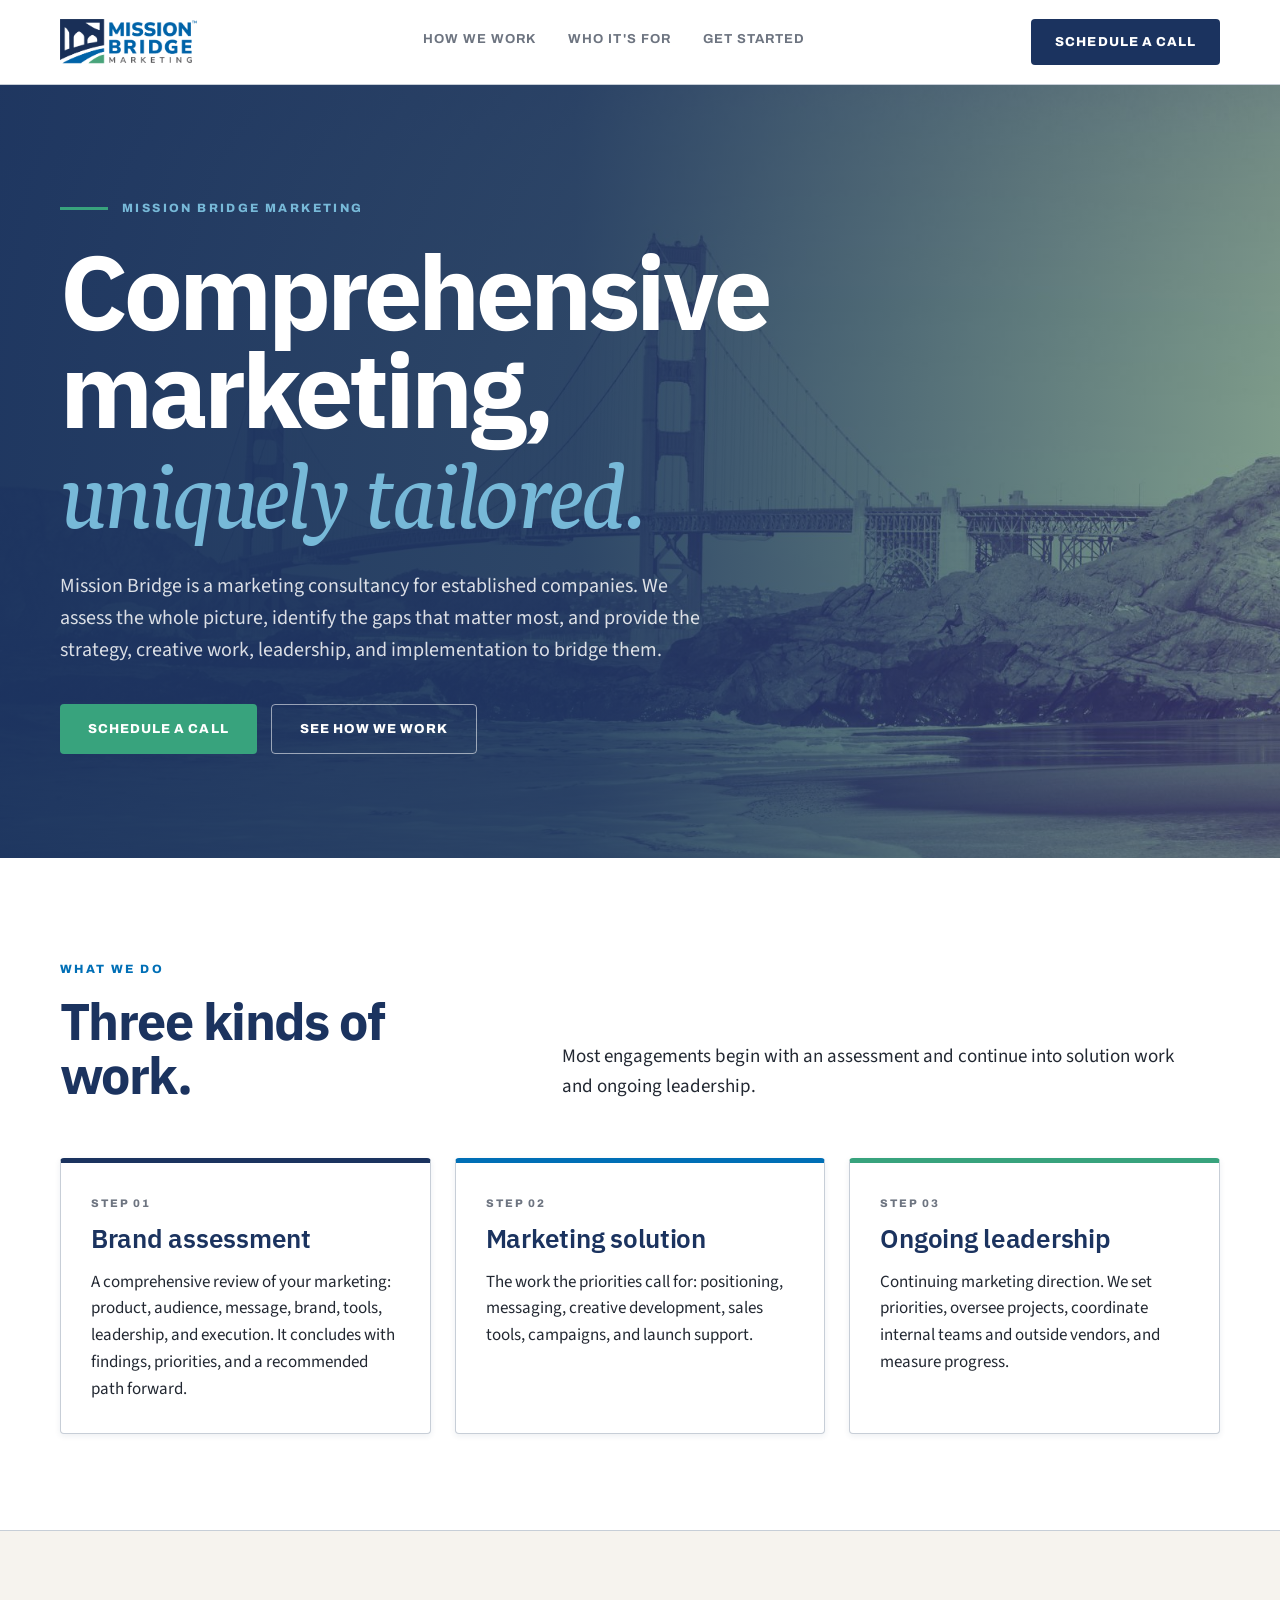
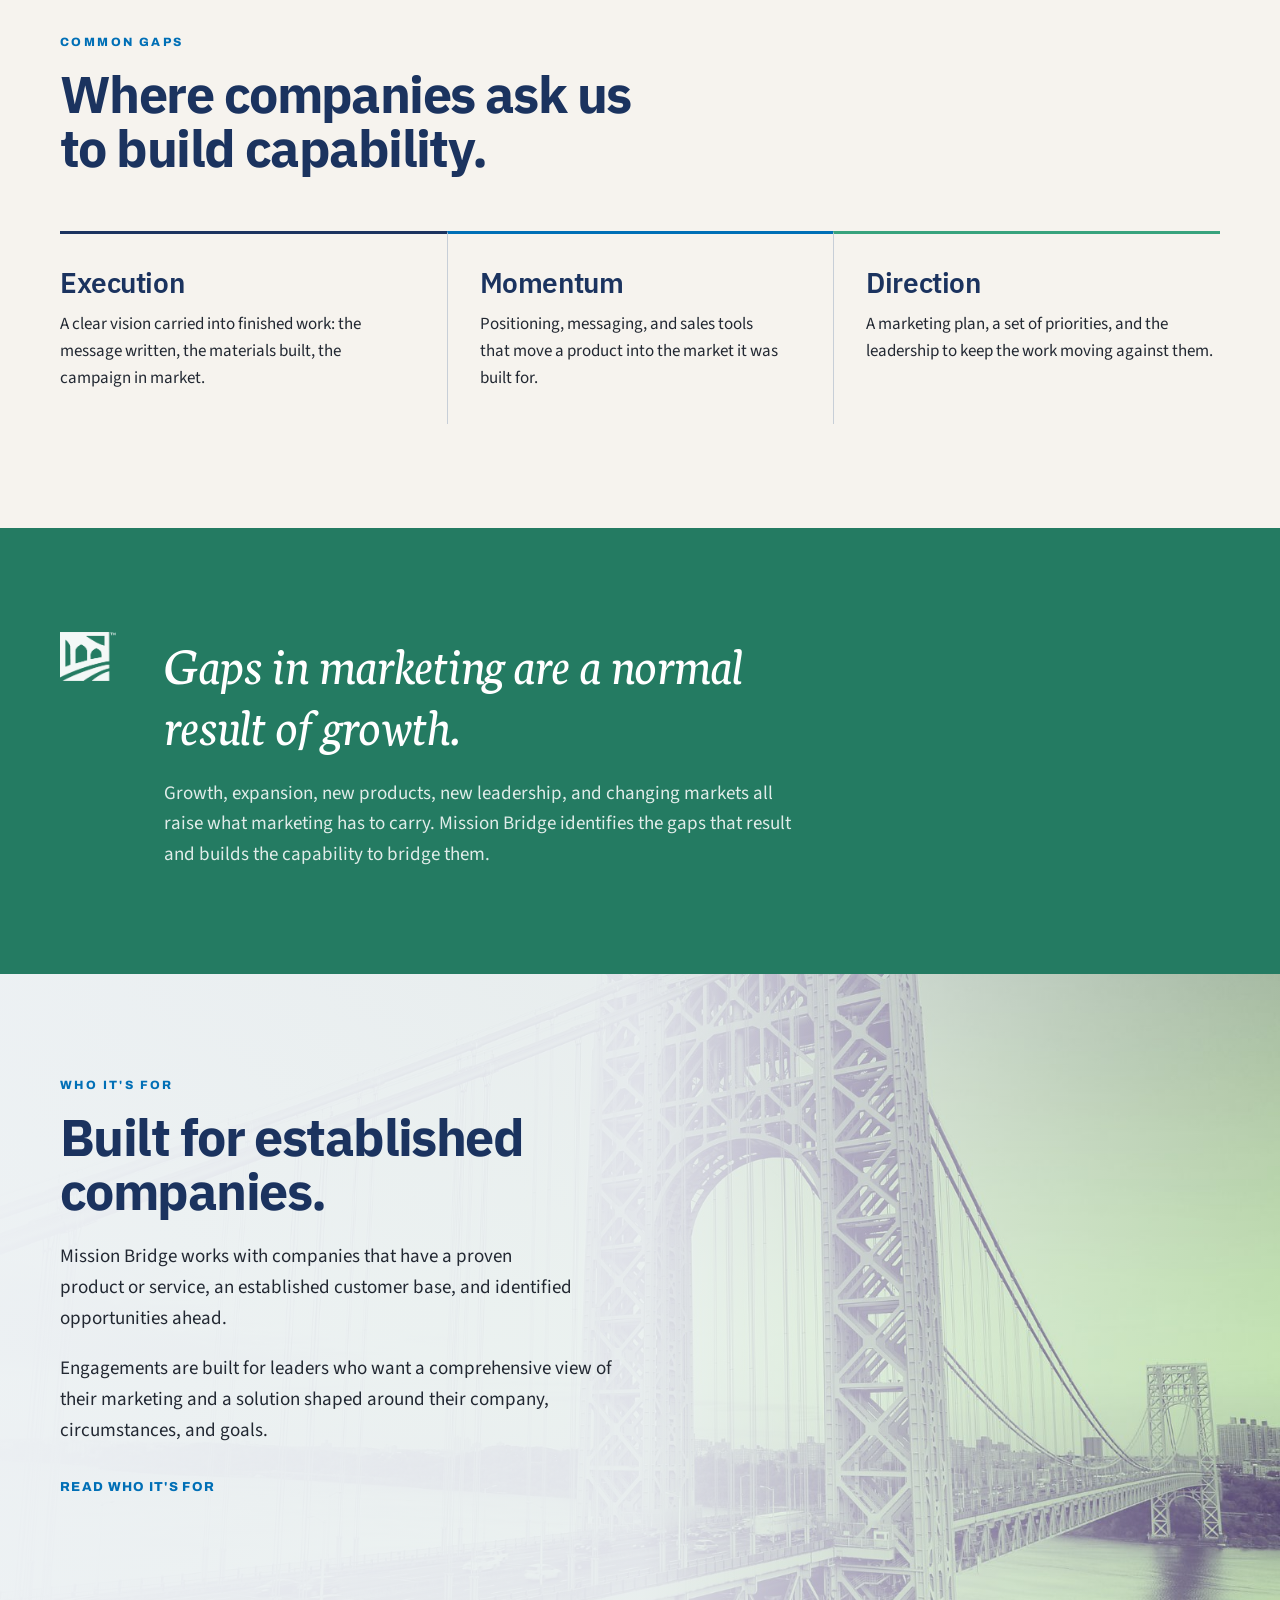
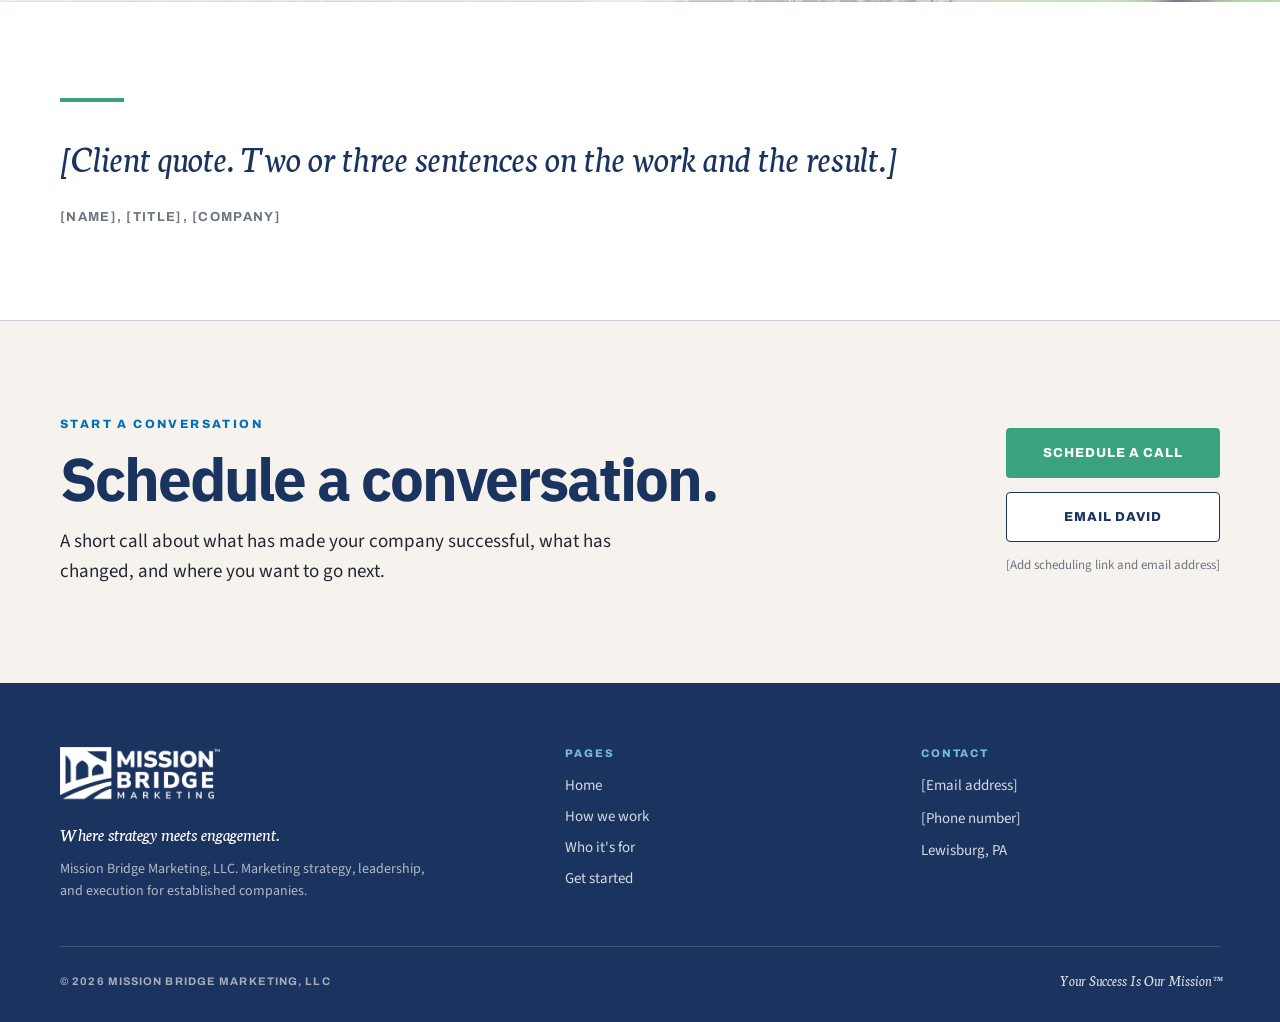
<file: index.html>
<!doctype html>
<html lang="en">
<head>
<meta charset="utf-8">
<meta name="viewport" content="width=device-width, initial-scale=1">
<meta name="robots" content="noindex, nofollow">
<title>Mission Bridge Marketing</title>
<link rel="stylesheet" href="colors_and_type.css">
<style>
  * { box-sizing: border-box; }
  html, body { margin: 0; padding: 0; }
  body { background: #fff; -webkit-font-smoothing: antialiased; text-rendering: optimizeLegibility; }
  a { color: #006FB6; text-decoration: none; }
  a:hover { color: #1B335F; }
  p { text-wrap: pretty; }
  .hv0:hover{color: #1B335F !important}
  .hv1:hover{color: #1B335F !important}
  .hv2:hover{color: #1B335F !important}
  .hv3:hover{background: #16294c !important;box-shadow: 0 6px 18px rgba(27,51,95,0.10) !important;color: #fff !important}
  .hv4:hover{background: #2f9070 !important;color: #fff !important}
  .hv5:hover{border-color: #fff !important;color: #fff !important}
  .hv6:hover{box-shadow: 0 6px 18px rgba(27,51,95,0.10) !important;transform: translateY(-3px) !important}
  .hv7:hover{box-shadow: 0 6px 18px rgba(27,51,95,0.10) !important;transform: translateY(-3px) !important}
  .hv8:hover{box-shadow: 0 6px 18px rgba(27,51,95,0.10) !important;transform: translateY(-3px) !important}
  .hv9:hover{border-bottom-color: #006FB6 !important;color: #006FB6 !important}
  .hv10:hover{background: #2f9070 !important;color: #fff !important}
  .hv11:hover{box-shadow: 0 6px 18px rgba(27,51,95,0.10) !important;color: #1B335F !important}
  .hv12:hover{color: #fff !important}
  .hv13:hover{color: #fff !important}
  .hv14:hover{color: #fff !important}
  .hv15:hover{color: #fff !important}

  .photo-bg { background-size: cover !important; background-position: center right !important; background-repeat: no-repeat !important; }
  .photo-navy  { background-image: linear-gradient(90deg, rgba(27,51,95,0.97) 0%, rgba(27,51,95,0.88) 45%, rgba(27,51,95,0.35) 100%), var(--photo) !important; }
  .photo-slate { background-image: linear-gradient(90deg, rgba(238,242,245,0.98) 0%, rgba(238,242,245,0.92) 50%, rgba(238,242,245,0.15) 100%), var(--photo) !important; }
  .photo-paper { background-image: linear-gradient(90deg, rgba(246,243,238,0.98) 0%, rgba(246,243,238,0.92) 50%, rgba(246,243,238,0.15) 100%), var(--photo) !important; }

  @media (max-width: 900px) {
    .photo-navy  { background-image: linear-gradient(rgba(27,51,95,0.86), rgba(27,51,95,0.86)), var(--photo) !important; }
    .photo-slate { background-image: linear-gradient(rgba(238,242,245,0.9), rgba(238,242,245,0.9)), var(--photo) !important; }
    .photo-paper { background-image: linear-gradient(rgba(246,243,238,0.9), rgba(246,243,238,0.9)), var(--photo) !important; }
  }
  @media (max-width: 900px) {
    header nav { display: none !important; }
    [style*="padding: 0 40px"] { padding-left: 20px !important; padding-right: 20px !important; }
    [style*="grid-template-columns"] { grid-template-columns: 1fr !important; gap: 32px !important; }
    [style*="border-left: 1px solid var(--mbm-line)"] { border-left: 0 !important; padding-left: 0 !important; }
    h1 { font-size: 48px !important; }
    h2 { font-size: 34px !important; }
    p[style*="font-size: 54px"], p[style*="font-size: 38px"], p[style*="font-size: 34px"] { font-size: 28px !important; }
    [style*="font-size: 96px"] { font-size: 56px !important; }
    [style*="padding: 116px 0"], [style*="padding: 104px 0"], [style*="padding: 96px 0"], [style*="padding: 88px 0"] { padding-top: 64px !important; padding-bottom: 64px !important; }
  }
</style>
</head>
<body>
<div style="font-family: var(--font-body); color: var(--mbm-ink); background: #fff;">

  <header style="position: sticky; top: 0; z-index: 30; background: #fff; border-bottom: 1px solid var(--mbm-line);">
    <div style="max-width: 1240px; margin: 0 auto; padding: 0 40px;">
      <div style="display: flex; align-items: center; justify-content: space-between; gap: 32px; height: 84px;">
        <a href="index.html" style="display: inline-flex; align-items: center;">
          <img src="assets/logo-horizontal-full-color.png" alt="Mission Bridge Marketing" style="height: 46px; width: auto; display: block;" />
        </a>
        <nav style="display: flex; align-items: center; gap: 32px;">
          <a href="how-we-work.html" style="font-family: var(--font-utility); font-weight: 700; font-size: 13px; letter-spacing: 0.08em; text-transform: uppercase; color: #6D7480; border-bottom: 2px solid transparent; padding-bottom: 5px; transition: color 200ms var(--ease-standard);" class="hv0">How we work</a>
          <a href="who-its-for.html" style="font-family: var(--font-utility); font-weight: 700; font-size: 13px; letter-spacing: 0.08em; text-transform: uppercase; color: #6D7480; border-bottom: 2px solid transparent; padding-bottom: 5px; transition: color 200ms var(--ease-standard);" class="hv1">Who it's for</a>
          <a href="get-started.html" style="font-family: var(--font-utility); font-weight: 700; font-size: 13px; letter-spacing: 0.08em; text-transform: uppercase; color: #6D7480; border-bottom: 2px solid transparent; padding-bottom: 5px; transition: color 200ms var(--ease-standard);" class="hv2">Get started</a>
        </nav>
        <a href="#schedule" style="display: inline-flex; align-items: center; min-height: 46px; padding: 13px 24px; background: var(--mbm-navy); color: #fff; border-radius: 4px; font-family: var(--font-utility); font-weight: 800; font-size: 13px; letter-spacing: 0.08em; text-transform: uppercase; transition: background 200ms var(--ease-standard), box-shadow 200ms var(--ease-standard);" class="hv3">Schedule a call</a>
      </div>
    </div>
    <div data-mbm-progress="true" style="position: absolute; left: 0; bottom: -1px; height: 2px; width: 0; background: var(--mbm-teal); transition: width 120ms linear;"></div>
  </header>

  
  <main>
    <section style="background: var(--mbm-navy); color: #fff; --photo: url(assets/bridges/golden-gate-sage.jpg);" class="photo-bg photo-navy">
      <div style="max-width: 1240px; margin: 0 auto; padding: 0 40px;">
        <div style="display: grid; grid-template-columns: minmax(0, 1.25fr) minmax(0, 0.75fr); gap: 64px; align-items: end; padding: 116px 0 104px;">
          <div>
            <div style="display: flex; align-items: center; gap: 14px; margin-bottom: 28px;">
              <span style="display: block; width: 48px; height: 3px; background: var(--mbm-teal);"></span>
              <span style="font-family: var(--font-utility); font-weight: 800; font-size: 12px; letter-spacing: 0.2em; text-transform: uppercase; color: var(--mbm-sky);">Mission Bridge Marketing</span>
            </div>
            <h1 style="font-family: var(--font-display); font-weight: 700; font-size: 104px; line-height: 0.94; letter-spacing: -0.038em; color: #fff; margin: 0 0 32px; max-width: 15ch;">Comprehensive marketing, <span style="font-family: var(--font-editorial); font-style: italic; font-weight: 400; letter-spacing: -0.01em; color: var(--mbm-sky);">uniquely tailored.</span></h1>
            <p style="font-family: var(--font-body); font-size: 20px; line-height: 1.6; color: rgba(255,255,255,0.84); margin: 0 0 38px; max-width: 640px;">Mission Bridge is a marketing consultancy for established companies. We assess the whole picture, identify the gaps that matter most, and provide the strategy, creative work, leadership, and implementation to bridge them.</p>
            <div style="display: flex; gap: 14px; flex-wrap: wrap;">
              <a href="#schedule" style="display: inline-flex; align-items: center; min-height: 50px; padding: 16px 28px; background: var(--mbm-teal); color: #fff; border-radius: 4px; font-family: var(--font-utility); font-weight: 800; font-size: 13px; letter-spacing: 0.08em; text-transform: uppercase; transition: background 200ms var(--ease-standard);" class="hv4">Schedule a call</a>
              <a href="how-we-work.html" style="display: inline-flex; align-items: center; min-height: 50px; padding: 16px 28px; background: transparent; color: #fff; border: 1.5px solid rgba(255,255,255,0.55); border-radius: 4px; font-family: var(--font-utility); font-weight: 800; font-size: 13px; letter-spacing: 0.08em; text-transform: uppercase; transition: border-color 200ms var(--ease-standard);" class="hv5">See how we work</a>
            </div>
          </div>
          
        </div>
      </div>
    </section>

    <section style="background: #fff;">
      <div style="max-width: 1240px; margin: 0 auto; padding: 0 40px;">
        <div style="padding: 104px 0 96px;">
          <div style="display: grid; grid-template-columns: minmax(0, 0.8fr) minmax(0, 1.2fr); gap: 64px; align-items: end; margin-bottom: 56px;">
            <div>
              <div style="font-family: var(--font-utility); font-weight: 800; font-size: 12px; letter-spacing: 0.2em; text-transform: uppercase; color: var(--mbm-blue); margin-bottom: 18px;">What we do</div>
              <h2 style="font-family: var(--font-display); font-weight: 700; font-size: 52px; line-height: 1.04; letter-spacing: -0.03em; color: var(--mbm-navy); margin: 0;">Three kinds of work.</h2>
            </div>
            <p style="font-family: var(--font-body); font-size: 19px; line-height: 1.6; color: var(--mbm-ink); margin: 0; max-width: 620px;">Most engagements begin with an assessment and continue into solution work and ongoing leadership.</p>
          </div>
          <div style="display: grid; grid-template-columns: repeat(3, minmax(0, 1fr)); gap: 24px;">
            <article style="background: #fff; border: 1px solid var(--mbm-line); border-top: 5px solid var(--mbm-navy); border-radius: 4px; padding: 34px 30px 30px; display: flex; flex-direction: column; gap: 14px; box-shadow: 0 2px 6px rgba(27,51,95,0.08); transition: box-shadow 200ms var(--ease-standard), transform 200ms var(--ease-standard);" class="hv6">
              <div style="font-family: var(--font-utility); font-weight: 800; font-size: 11px; letter-spacing: 0.18em; text-transform: uppercase; color: var(--mbm-slate);">Step 01</div>
              <h3 style="font-family: var(--font-display); font-weight: 600; font-size: 26px; line-height: 1.2; letter-spacing: -0.01em; color: var(--mbm-navy); margin: 0;">Brand assessment</h3>
              <p style="font-family: var(--font-body); font-size: 17px; line-height: 1.58; color: var(--mbm-ink); margin: 0;">A comprehensive review of your marketing: product, audience, message, brand, tools, leadership, and execution. It concludes with findings, priorities, and a recommended path forward.</p>
            </article>
            <article style="background: #fff; border: 1px solid var(--mbm-line); border-top: 5px solid var(--mbm-blue); border-radius: 4px; padding: 34px 30px 30px; display: flex; flex-direction: column; gap: 14px; box-shadow: 0 2px 6px rgba(27,51,95,0.08); transition: box-shadow 200ms var(--ease-standard), transform 200ms var(--ease-standard);" class="hv7">
              <div style="font-family: var(--font-utility); font-weight: 800; font-size: 11px; letter-spacing: 0.18em; text-transform: uppercase; color: var(--mbm-slate);">Step 02</div>
              <h3 style="font-family: var(--font-display); font-weight: 600; font-size: 26px; line-height: 1.2; letter-spacing: -0.01em; color: var(--mbm-navy); margin: 0;">Marketing solution</h3>
              <p style="font-family: var(--font-body); font-size: 17px; line-height: 1.58; color: var(--mbm-ink); margin: 0;">The work the priorities call for: positioning, messaging, creative development, sales tools, campaigns, and launch support.</p>
            </article>
            <article style="background: #fff; border: 1px solid var(--mbm-line); border-top: 5px solid var(--mbm-teal); border-radius: 4px; padding: 34px 30px 30px; display: flex; flex-direction: column; gap: 14px; box-shadow: 0 2px 6px rgba(27,51,95,0.08); transition: box-shadow 200ms var(--ease-standard), transform 200ms var(--ease-standard);" class="hv8">
              <div style="font-family: var(--font-utility); font-weight: 800; font-size: 11px; letter-spacing: 0.18em; text-transform: uppercase; color: var(--mbm-slate);">Step 03</div>
              <h3 style="font-family: var(--font-display); font-weight: 600; font-size: 26px; line-height: 1.2; letter-spacing: -0.01em; color: var(--mbm-navy); margin: 0;">Ongoing leadership</h3>
              <p style="font-family: var(--font-body); font-size: 17px; line-height: 1.58; color: var(--mbm-ink); margin: 0;">Continuing marketing direction. We set priorities, oversee projects, coordinate internal teams and outside vendors, and measure progress.</p>
            </article>
          </div>
        </div>
      </div>
    </section>

    <section style="background: var(--mbm-warm-paper); border-top: 1px solid var(--mbm-line);">
      <div style="max-width: 1240px; margin: 0 auto; padding: 0 40px;">
        <div style="padding: 104px 0;">
          <div style="font-family: var(--font-utility); font-weight: 800; font-size: 12px; letter-spacing: 0.2em; text-transform: uppercase; color: var(--mbm-blue); margin-bottom: 18px;">Common gaps</div>
          <h2 style="font-family: var(--font-display); font-weight: 700; font-size: 52px; line-height: 1.04; letter-spacing: -0.03em; color: var(--mbm-navy); margin: 0 0 56px; max-width: 20ch;">Where companies ask us to build capability.</h2>
          <div style="display: grid; grid-template-columns: repeat(3, minmax(0, 1fr)); gap: 0;">
            <div style="padding: 32px 32px 32px 0; border-top: 3px solid var(--mbm-navy);">
              <div style="font-family: var(--font-display); font-weight: 600; font-size: 28px; line-height: 1.18; letter-spacing: -0.015em; color: var(--mbm-navy); margin-bottom: 12px;">Execution</div>
              <p style="font-family: var(--font-body); font-size: 17px; line-height: 1.58; color: var(--mbm-ink); margin: 0;">A clear vision carried into finished work: the message written, the materials built, the campaign in market.</p>
            </div>
            <div style="padding: 32px 32px 32px 32px; border-top: 3px solid var(--mbm-blue); border-left: 1px solid var(--mbm-line);">
              <div style="font-family: var(--font-display); font-weight: 600; font-size: 28px; line-height: 1.18; letter-spacing: -0.015em; color: var(--mbm-navy); margin-bottom: 12px;">Momentum</div>
              <p style="font-family: var(--font-body); font-size: 17px; line-height: 1.58; color: var(--mbm-ink); margin: 0;">Positioning, messaging, and sales tools that move a product into the market it was built for.</p>
            </div>
            <div style="padding: 32px 0 32px 32px; border-top: 3px solid var(--mbm-teal); border-left: 1px solid var(--mbm-line);">
              <div style="font-family: var(--font-display); font-weight: 600; font-size: 28px; line-height: 1.18; letter-spacing: -0.015em; color: var(--mbm-navy); margin-bottom: 12px;">Direction</div>
              <p style="font-family: var(--font-body); font-size: 17px; line-height: 1.58; color: var(--mbm-ink); margin: 0;">A marketing plan, a set of priorities, and the leadership to keep the work moving against them.</p>
            </div>
          </div>
        </div>
      </div>
    </section>

    <section style="background: var(--mbm-deep-teal);">
      <div style="max-width: 1240px; margin: 0 auto; padding: 0 40px;">
        <div style="padding: 104px 0; display: grid; grid-template-columns: 64px minmax(0, 1fr); gap: 40px; align-items: start;">
          <img src="assets/mark-reversed.png" alt="" style="width: 56px; height: auto; display: block; opacity: 0.95;" />
          <div>
            <p style="font-family: var(--font-editorial); font-style: italic; font-weight: 400; font-size: 54px; line-height: 1.14; color: #fff; margin: 0 0 24px; max-width: 24ch;">Gaps in marketing are a normal result of growth.</p>
            <p style="font-family: var(--font-body); font-size: 19px; line-height: 1.6; color: rgba(255,255,255,0.86); margin: 0; max-width: 640px;">Growth, expansion, new products, new leadership, and changing markets all raise what marketing has to carry. Mission Bridge identifies the gaps that result and builds the capability to bridge them.</p>
          </div>
        </div>
      </div>
    </section>

    <section style="background: var(--mbm-light-slate); --photo: url(assets/bridges/gw-bridge-sage.jpg);" class="photo-bg photo-slate">
      <div style="max-width: 1240px; margin: 0 auto; padding: 0 40px;">
        <div style="display: grid; grid-template-columns: minmax(0, 1fr) minmax(0, 0.9fr); gap: 72px; align-items: center; padding: 104px 0;">
          <div>
            <div style="font-family: var(--font-utility); font-weight: 800; font-size: 12px; letter-spacing: 0.2em; text-transform: uppercase; color: var(--mbm-blue); margin-bottom: 18px;">Who it's for</div>
            <h2 style="font-family: var(--font-display); font-weight: 700; font-size: 52px; line-height: 1.04; letter-spacing: -0.03em; color: var(--mbm-navy); margin: 0 0 24px;">Built for established companies.</h2>
            <p style="font-family: var(--font-body); font-size: 19px; line-height: 1.62; color: var(--mbm-ink); margin: 0 0 20px; max-width: 620px;">Mission Bridge works with companies that have a proven product or service, an established customer base, and identified opportunities ahead.</p>
            <p style="font-family: var(--font-body); font-size: 19px; line-height: 1.62; color: var(--mbm-ink); margin: 0 0 28px; max-width: 620px;">Engagements are built for leaders who want a comprehensive view of their marketing and a solution shaped around their company, circumstances, and goals.</p>
            <a href="who-its-for.html" style="display: inline-flex; align-items: center; gap: 10px; font-family: var(--font-utility); font-weight: 800; font-size: 13px; letter-spacing: 0.1em; text-transform: uppercase; color: var(--mbm-blue); border-bottom: 1.5px solid transparent; padding-bottom: 3px;" class="hv9">Read who it's for</a>
          </div>
          
        </div>
      </div>
    </section>

    
    <section style="background: #fff;">
      <div style="max-width: 1240px; margin: 0 auto; padding: 0 40px;">
        <div style="padding: 96px 0; max-width: 920px;">
          <hr style="height: 4px; width: 64px; background: var(--mbm-teal); border: 0; margin: 0 0 32px;" />
          <p style="font-family: var(--font-editorial); font-style: italic; font-weight: 400; font-size: 38px; line-height: 1.26; color: var(--mbm-navy); margin: 0 0 28px;">[Client quote. Two or three sentences on the work and the result.]</p>
          <div style="font-family: var(--font-utility); font-weight: 700; font-size: 13px; letter-spacing: 0.1em; text-transform: uppercase; color: var(--mbm-slate);">[Name], [Title], [Company]</div>
        </div>
      </div>
    </section>
    
  </main>
  

  

  

  

  <section id="schedule" style="background: var(--mbm-warm-paper); border-top: 1px solid var(--mbm-line);">
    <div style="max-width: 1240px; margin: 0 auto; padding: 0 40px;">
      <div style="padding: 96px 0; display: grid; grid-template-columns: minmax(0, 1fr) auto; gap: 56px; align-items: center;">
        <div>
          <div style="font-family: var(--font-utility); font-weight: 800; font-size: 12px; letter-spacing: 0.2em; text-transform: uppercase; color: var(--mbm-blue); margin-bottom: 18px;">Start a conversation</div>
          <h2 style="font-family: var(--font-display); font-weight: 700; font-size: 60px; line-height: 1.0; letter-spacing: -0.035em; color: var(--mbm-navy); margin: 0 0 18px;">Schedule a conversation.</h2>
          <p style="font-family: var(--font-body); font-size: 19px; line-height: 1.6; color: var(--mbm-ink); margin: 0; max-width: 620px;">A short call about what has made your company successful, what has changed, and where you want to go next.</p>
        </div>
        <div style="display: flex; flex-direction: column; gap: 14px;">
          <a href="#" style="display: inline-flex; align-items: center; justify-content: center; min-height: 50px; padding: 16px 30px; background: var(--mbm-teal); color: #fff; border-radius: 4px; font-family: var(--font-utility); font-weight: 800; font-size: 13px; letter-spacing: 0.08em; text-transform: uppercase; transition: background 200ms var(--ease-standard);" class="hv10">Schedule a call</a>
          <a href="mailto:[email]" style="display: inline-flex; align-items: center; justify-content: center; min-height: 50px; padding: 16px 30px; background: #fff; color: var(--mbm-navy); border: 1.5px solid var(--mbm-navy); border-radius: 4px; font-family: var(--font-utility); font-weight: 800; font-size: 13px; letter-spacing: 0.08em; text-transform: uppercase; transition: box-shadow 200ms var(--ease-standard);" class="hv11">Email David</a>
          <div style="font-family: var(--font-body); font-size: 13px; line-height: 1.5; color: var(--mbm-slate); max-width: 240px;">[Add scheduling link and email address]</div>
        </div>
      </div>
    </div>
  </section>

  <footer style="background: var(--mbm-navy); padding: 64px 0 32px;">
    <div style="max-width: 1240px; margin: 0 auto; padding: 0 40px;">
      <div style="display: grid; grid-template-columns: 1.5fr 1fr 1fr; gap: 56px; padding-bottom: 44px; border-bottom: 1px solid rgba(255,255,255,0.16);">
        <div>
          <img src="assets/logo-horizontal-reversed.png" alt="Mission Bridge Marketing" style="height: 54px; width: auto; display: block; margin-bottom: 20px;" />
          <p style="font-family: var(--font-editorial); font-style: italic; font-size: 19px; line-height: 1.35; color: #fff; margin: 0 0 12px; max-width: 380px;">Where strategy meets engagement.</p>
          <p style="font-family: var(--font-body); font-size: 14px; line-height: 1.55; color: rgba(255,255,255,0.66); margin: 0; max-width: 380px;">Mission Bridge Marketing, LLC. Marketing strategy, leadership, and execution for established companies.</p>
        </div>
        <div>
          <div style="font-family: var(--font-utility); font-weight: 800; font-size: 11px; letter-spacing: 0.18em; text-transform: uppercase; color: var(--mbm-sky); margin-bottom: 16px;">Pages</div>
          <div style="display: flex; flex-direction: column; gap: 10px;">
            <a href="index.html" style="font-family: var(--font-body); font-size: 15px; color: rgba(255,255,255,0.82);" class="hv12">Home</a>
            <a href="how-we-work.html" style="font-family: var(--font-body); font-size: 15px; color: rgba(255,255,255,0.82);" class="hv13">How we work</a>
            <a href="who-its-for.html" style="font-family: var(--font-body); font-size: 15px; color: rgba(255,255,255,0.82);" class="hv14">Who it's for</a>
            <a href="get-started.html" style="font-family: var(--font-body); font-size: 15px; color: rgba(255,255,255,0.82);" class="hv15">Get started</a>
          </div>
        </div>
        <div>
          <div style="font-family: var(--font-utility); font-weight: 800; font-size: 11px; letter-spacing: 0.18em; text-transform: uppercase; color: var(--mbm-sky); margin-bottom: 16px;">Contact</div>
          <div style="display: flex; flex-direction: column; gap: 10px; font-family: var(--font-body); font-size: 15px; line-height: 1.5; color: rgba(255,255,255,0.82);">
            <div>[Email address]</div>
            <div>[Phone number]</div>
            <div>Lewisburg, PA</div>
          </div>
        </div>
      </div>
      <div style="padding-top: 24px; display: flex; justify-content: space-between; align-items: center; flex-wrap: wrap; gap: 12px;">
        <div style="font-family: var(--font-utility); font-weight: 700; font-size: 11px; letter-spacing: 0.1em; text-transform: uppercase; color: rgba(255,255,255,0.6);">&copy; 2026 Mission Bridge Marketing, LLC</div>
        <div style="font-family: var(--font-editorial); font-style: italic; font-size: 15px; color: rgba(255,255,255,0.82);">Your Success Is Our Mission&trade;</div>
      </div>
    </div>
  </footer>
</div>
<script>
(function () {
  var bar = document.querySelector('[data-mbm-progress]');
  function update() {
    var h = document.documentElement, max = h.scrollHeight - h.clientHeight;
    bar.style.width = (max > 0 ? (h.scrollTop / max) * 100 : 0) + '%';
  }
  window.addEventListener('scroll', update, { passive: true });
  update();
})();
</script>
</body>
</html>
</file>
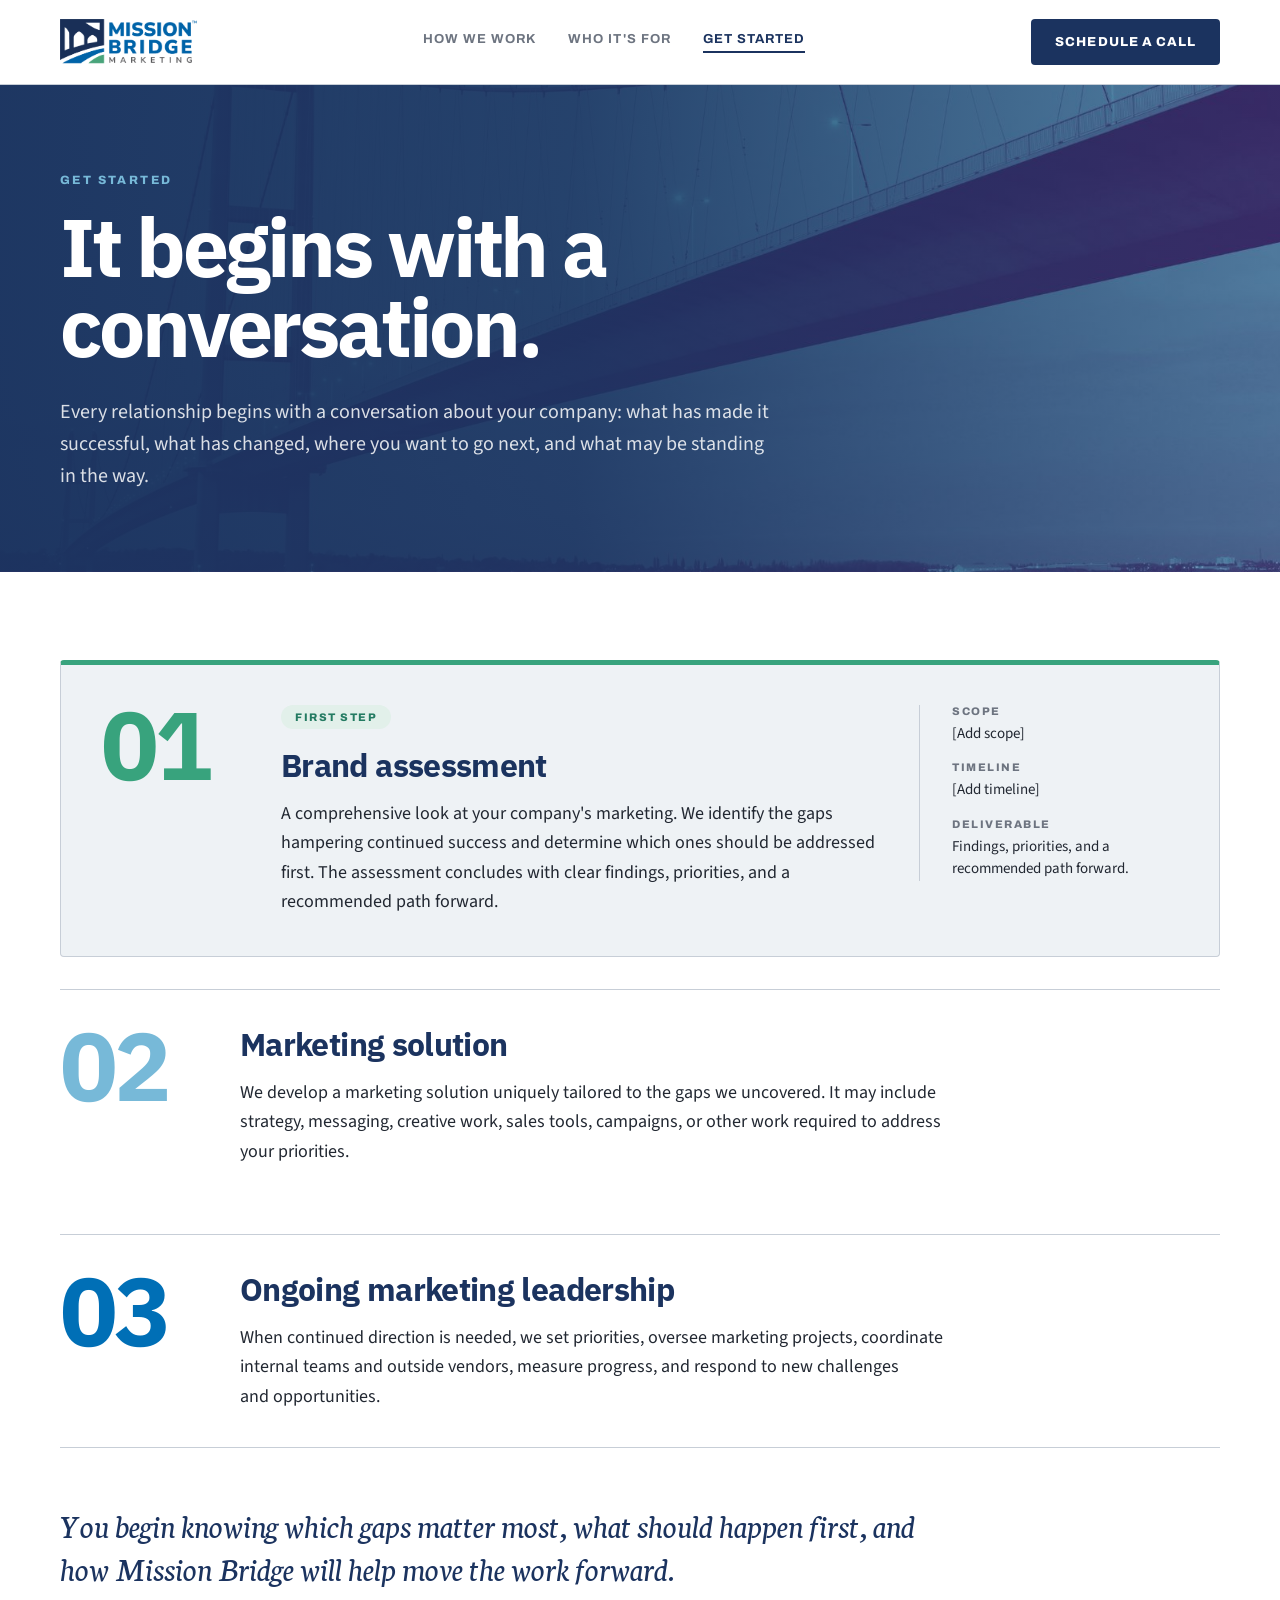
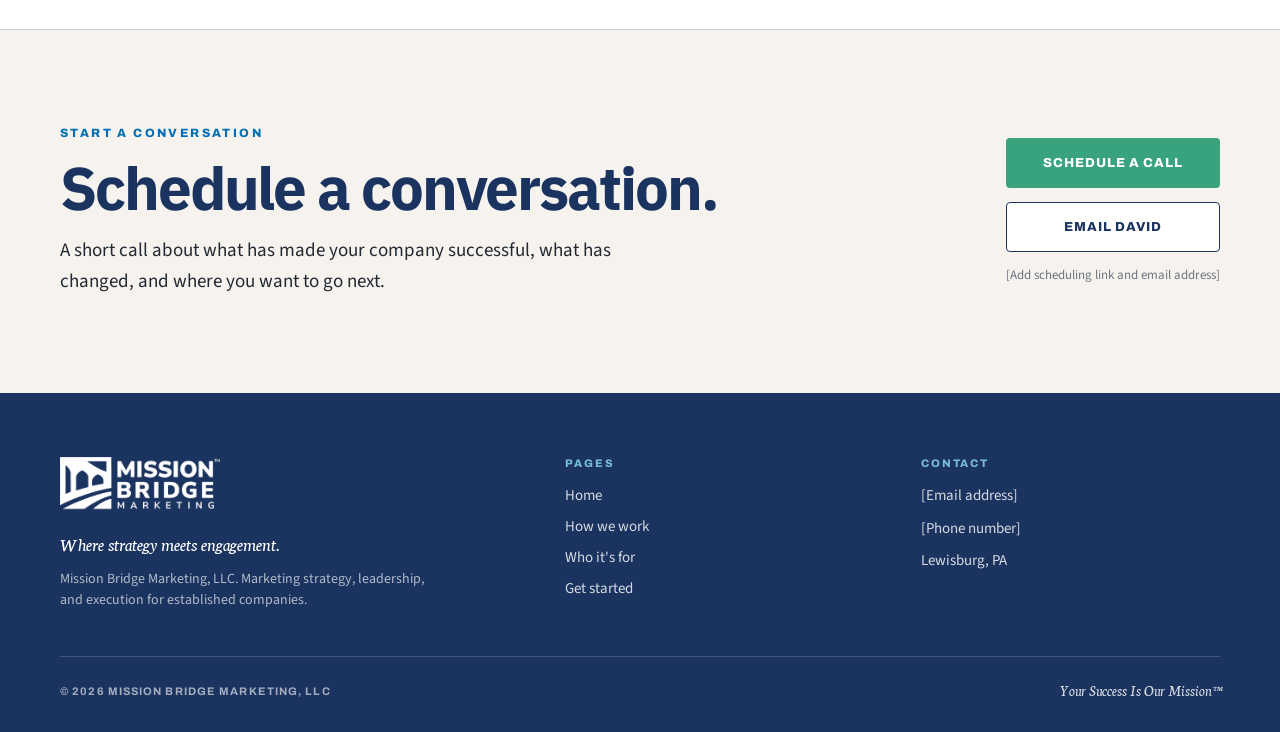
<file: get-started.html>
<!doctype html>
<html lang="en">
<head>
<meta charset="utf-8">
<meta name="viewport" content="width=device-width, initial-scale=1">
<meta name="robots" content="noindex, nofollow">
<title>Get Started · Mission Bridge Marketing</title>
<link rel="stylesheet" href="colors_and_type.css">
<style>
  * { box-sizing: border-box; }
  html, body { margin: 0; padding: 0; }
  body { background: #fff; -webkit-font-smoothing: antialiased; text-rendering: optimizeLegibility; }
  a { color: #006FB6; text-decoration: none; }
  a:hover { color: #1B335F; }
  p { text-wrap: pretty; }
  .hv0:hover{color: #1B335F !important}
  .hv1:hover{color: #1B335F !important}
  .hv2:hover{color: #1B335F !important}
  .hv3:hover{background: #16294c !important;box-shadow: 0 6px 18px rgba(27,51,95,0.10) !important;color: #fff !important}
  .hv4:hover{background: #2f9070 !important;color: #fff !important}
  .hv5:hover{box-shadow: 0 6px 18px rgba(27,51,95,0.10) !important;color: #1B335F !important}
  .hv6:hover{color: #fff !important}
  .hv7:hover{color: #fff !important}
  .hv8:hover{color: #fff !important}
  .hv9:hover{color: #fff !important}

  .photo-bg { background-size: cover !important; background-position: center right !important; background-repeat: no-repeat !important; }
  .photo-navy  { background-image: linear-gradient(90deg, rgba(27,51,95,0.97) 0%, rgba(27,51,95,0.88) 45%, rgba(27,51,95,0.35) 100%), var(--photo) !important; }
  .photo-slate { background-image: linear-gradient(90deg, rgba(238,242,245,0.98) 0%, rgba(238,242,245,0.92) 50%, rgba(238,242,245,0.15) 100%), var(--photo) !important; }
  .photo-paper { background-image: linear-gradient(90deg, rgba(246,243,238,0.98) 0%, rgba(246,243,238,0.92) 50%, rgba(246,243,238,0.15) 100%), var(--photo) !important; }

  @media (max-width: 900px) {
    .photo-navy  { background-image: linear-gradient(rgba(27,51,95,0.86), rgba(27,51,95,0.86)), var(--photo) !important; }
    .photo-slate { background-image: linear-gradient(rgba(238,242,245,0.9), rgba(238,242,245,0.9)), var(--photo) !important; }
    .photo-paper { background-image: linear-gradient(rgba(246,243,238,0.9), rgba(246,243,238,0.9)), var(--photo) !important; }
  }
  @media (max-width: 900px) {
    header nav { display: none !important; }
    [style*="padding: 0 40px"] { padding-left: 20px !important; padding-right: 20px !important; }
    [style*="grid-template-columns"] { grid-template-columns: 1fr !important; gap: 32px !important; }
    [style*="border-left: 1px solid var(--mbm-line)"] { border-left: 0 !important; padding-left: 0 !important; }
    h1 { font-size: 48px !important; }
    h2 { font-size: 34px !important; }
    p[style*="font-size: 54px"], p[style*="font-size: 38px"], p[style*="font-size: 34px"] { font-size: 28px !important; }
    [style*="font-size: 96px"] { font-size: 56px !important; }
    [style*="padding: 116px 0"], [style*="padding: 104px 0"], [style*="padding: 96px 0"], [style*="padding: 88px 0"] { padding-top: 64px !important; padding-bottom: 64px !important; }
  }
</style>
</head>
<body>
<div style="font-family: var(--font-body); color: var(--mbm-ink); background: #fff;">

  <header style="position: sticky; top: 0; z-index: 30; background: #fff; border-bottom: 1px solid var(--mbm-line);">
    <div style="max-width: 1240px; margin: 0 auto; padding: 0 40px;">
      <div style="display: flex; align-items: center; justify-content: space-between; gap: 32px; height: 84px;">
        <a href="index.html" style="display: inline-flex; align-items: center;">
          <img src="assets/logo-horizontal-full-color.png" alt="Mission Bridge Marketing" style="height: 46px; width: auto; display: block;" />
        </a>
        <nav style="display: flex; align-items: center; gap: 32px;">
          <a href="how-we-work.html" style="font-family: var(--font-utility); font-weight: 700; font-size: 13px; letter-spacing: 0.08em; text-transform: uppercase; color: #6D7480; border-bottom: 2px solid transparent; padding-bottom: 5px; transition: color 200ms var(--ease-standard);" class="hv0">How we work</a>
          <a href="who-its-for.html" style="font-family: var(--font-utility); font-weight: 700; font-size: 13px; letter-spacing: 0.08em; text-transform: uppercase; color: #6D7480; border-bottom: 2px solid transparent; padding-bottom: 5px; transition: color 200ms var(--ease-standard);" class="hv1">Who it's for</a>
          <a href="get-started.html" style="font-family: var(--font-utility); font-weight: 700; font-size: 13px; letter-spacing: 0.08em; text-transform: uppercase; color: #1B335F; border-bottom: 2px solid #1B335F; padding-bottom: 5px; transition: color 200ms var(--ease-standard);" class="hv2">Get started</a>
        </nav>
        <a href="#schedule" style="display: inline-flex; align-items: center; min-height: 46px; padding: 13px 24px; background: var(--mbm-navy); color: #fff; border-radius: 4px; font-family: var(--font-utility); font-weight: 800; font-size: 13px; letter-spacing: 0.08em; text-transform: uppercase; transition: background 200ms var(--ease-standard), box-shadow 200ms var(--ease-standard);" class="hv3">Schedule a call</a>
      </div>
    </div>
    <div data-mbm-progress="true" style="position: absolute; left: 0; bottom: -1px; height: 2px; width: 0; background: var(--mbm-teal); transition: width 120ms linear;"></div>
  </header>

  

  

  

  
  <main>
    <section style="background: var(--mbm-navy); --photo: url(assets/bridges/humber-dusk-blue.jpg);" class="photo-bg photo-navy">
      <div style="max-width: 1240px; margin: 0 auto; padding: 0 40px;">
        <div style="padding: 88px 0 80px; max-width: 900px;">
          <div style="font-family: var(--font-utility); font-weight: 800; font-size: 12px; letter-spacing: 0.2em; text-transform: uppercase; color: var(--mbm-sky); margin-bottom: 20px;">Get started</div>
          <h1 style="font-family: var(--font-display); font-weight: 700; font-size: 82px; line-height: 0.98; letter-spacing: -0.038em; color: #fff; margin: 0 0 28px;">It begins with a conversation.</h1>
          <p style="font-family: var(--font-body); font-size: 20px; line-height: 1.6; color: rgba(255,255,255,0.84); margin: 0; max-width: 720px;">Every relationship begins with a conversation about your company: what has made it successful, what has changed, where you want to go next, and what may be standing in the way.</p>
        </div>
      </div>
    </section>

    <section style="background: #fff;">
      <div style="max-width: 1240px; margin: 0 auto; padding: 0 40px;">
        <div style="padding: 88px 0 40px; display: flex; flex-direction: column; gap: 32px;">
          <article style="background: var(--mbm-light-slate); border: 1px solid var(--mbm-line); border-top: 5px solid var(--mbm-teal); border-radius: 4px; padding: 40px; display: grid; grid-template-columns: 140px minmax(0, 1fr) 260px; gap: 40px; align-items: start;">
            <div style="font-family: var(--font-display); font-weight: 700; font-size: 96px; line-height: 0.82; letter-spacing: -0.04em; color: var(--mbm-teal);">01</div>
            <div>
              <div style="display: inline-block; padding: 6px 14px; margin-bottom: 18px; background: var(--mbm-muted-green); color: var(--mbm-deep-teal); border-radius: 999px; font-family: var(--font-utility); font-weight: 800; font-size: 11px; letter-spacing: 0.14em; text-transform: uppercase;">First step</div>
              <h2 style="font-family: var(--font-display); font-weight: 700; font-size: 32px; line-height: 1.14; letter-spacing: -0.02em; color: var(--mbm-navy); margin: 0 0 16px;">Brand assessment</h2>
              <p style="font-family: var(--font-body); font-size: 18px; line-height: 1.62; color: var(--mbm-ink); margin: 0;">A comprehensive look at your company's marketing. We identify the gaps hampering continued success and determine which ones should be addressed first. The assessment concludes with clear findings, priorities, and a recommended path forward.</p>
            </div>
            <div style="display: flex; flex-direction: column; gap: 16px; padding-left: 32px; border-left: 1px solid var(--mbm-line);">
              <div>
                <div style="font-family: var(--font-utility); font-weight: 800; font-size: 11px; letter-spacing: 0.14em; text-transform: uppercase; color: var(--mbm-slate); margin-bottom: 6px;">Scope</div>
                <div style="font-family: var(--font-body); font-size: 15px; line-height: 1.5; color: var(--mbm-ink);">[Add scope]</div>
              </div>
              <div>
                <div style="font-family: var(--font-utility); font-weight: 800; font-size: 11px; letter-spacing: 0.14em; text-transform: uppercase; color: var(--mbm-slate); margin-bottom: 6px;">Timeline</div>
                <div style="font-family: var(--font-body); font-size: 15px; line-height: 1.5; color: var(--mbm-ink);">[Add timeline]</div>
              </div>
              <div>
                <div style="font-family: var(--font-utility); font-weight: 800; font-size: 11px; letter-spacing: 0.14em; text-transform: uppercase; color: var(--mbm-slate); margin-bottom: 6px;">Deliverable</div>
                <div style="font-family: var(--font-body); font-size: 15px; line-height: 1.5; color: var(--mbm-ink);">Findings, priorities, and a recommended path forward.</div>
              </div>
            </div>
          </article>

          <div style="display: grid; grid-template-columns: 140px minmax(0, 1fr); gap: 40px; padding: 36px 0; border-top: 1px solid var(--mbm-line);">
            <div style="font-family: var(--font-display); font-weight: 700; font-size: 96px; line-height: 0.82; letter-spacing: -0.04em; color: var(--mbm-sky);">02</div>
            <div style="max-width: 760px;">
              <h2 style="font-family: var(--font-display); font-weight: 700; font-size: 32px; line-height: 1.14; letter-spacing: -0.02em; color: var(--mbm-navy); margin: 0 0 16px;">Marketing solution</h2>
              <p style="font-family: var(--font-body); font-size: 18px; line-height: 1.62; color: var(--mbm-ink); margin: 0;">We develop a marketing solution uniquely tailored to the gaps we uncovered. It may include strategy, messaging, creative work, sales tools, campaigns, or other work required to address your priorities.</p>
            </div>
          </div>

          <div style="display: grid; grid-template-columns: 140px minmax(0, 1fr); gap: 40px; padding: 36px 0; border-top: 1px solid var(--mbm-line); border-bottom: 1px solid var(--mbm-line);">
            <div style="font-family: var(--font-display); font-weight: 700; font-size: 96px; line-height: 0.82; letter-spacing: -0.04em; color: var(--mbm-blue);">03</div>
            <div style="max-width: 760px;">
              <h2 style="font-family: var(--font-display); font-weight: 700; font-size: 32px; line-height: 1.14; letter-spacing: -0.02em; color: var(--mbm-navy); margin: 0 0 16px;">Ongoing marketing leadership</h2>
              <p style="font-family: var(--font-body); font-size: 18px; line-height: 1.62; color: var(--mbm-ink); margin: 0;">When continued direction is needed, we set priorities, oversee marketing projects, coordinate internal teams and outside vendors, measure progress, and respond to new challenges and opportunities.</p>
            </div>
          </div>

          <p style="font-family: var(--font-editorial); font-style: italic; font-weight: 400; font-size: 34px; line-height: 1.26; color: var(--mbm-navy); margin: 24px 0 0; max-width: 900px;">You begin knowing which gaps matter most, what should happen first, and how Mission Bridge will help move the work forward.</p>
        </div>
      </div>
    </section>
  </main>
  

  <section id="schedule" style="background: var(--mbm-warm-paper); border-top: 1px solid var(--mbm-line);">
    <div style="max-width: 1240px; margin: 0 auto; padding: 0 40px;">
      <div style="padding: 96px 0; display: grid; grid-template-columns: minmax(0, 1fr) auto; gap: 56px; align-items: center;">
        <div>
          <div style="font-family: var(--font-utility); font-weight: 800; font-size: 12px; letter-spacing: 0.2em; text-transform: uppercase; color: var(--mbm-blue); margin-bottom: 18px;">Start a conversation</div>
          <h2 style="font-family: var(--font-display); font-weight: 700; font-size: 60px; line-height: 1.0; letter-spacing: -0.035em; color: var(--mbm-navy); margin: 0 0 18px;">Schedule a conversation.</h2>
          <p style="font-family: var(--font-body); font-size: 19px; line-height: 1.6; color: var(--mbm-ink); margin: 0; max-width: 620px;">A short call about what has made your company successful, what has changed, and where you want to go next.</p>
        </div>
        <div style="display: flex; flex-direction: column; gap: 14px;">
          <a href="#" style="display: inline-flex; align-items: center; justify-content: center; min-height: 50px; padding: 16px 30px; background: var(--mbm-teal); color: #fff; border-radius: 4px; font-family: var(--font-utility); font-weight: 800; font-size: 13px; letter-spacing: 0.08em; text-transform: uppercase; transition: background 200ms var(--ease-standard);" class="hv4">Schedule a call</a>
          <a href="mailto:[email]" style="display: inline-flex; align-items: center; justify-content: center; min-height: 50px; padding: 16px 30px; background: #fff; color: var(--mbm-navy); border: 1.5px solid var(--mbm-navy); border-radius: 4px; font-family: var(--font-utility); font-weight: 800; font-size: 13px; letter-spacing: 0.08em; text-transform: uppercase; transition: box-shadow 200ms var(--ease-standard);" class="hv5">Email David</a>
          <div style="font-family: var(--font-body); font-size: 13px; line-height: 1.5; color: var(--mbm-slate); max-width: 240px;">[Add scheduling link and email address]</div>
        </div>
      </div>
    </div>
  </section>

  <footer style="background: var(--mbm-navy); padding: 64px 0 32px;">
    <div style="max-width: 1240px; margin: 0 auto; padding: 0 40px;">
      <div style="display: grid; grid-template-columns: 1.5fr 1fr 1fr; gap: 56px; padding-bottom: 44px; border-bottom: 1px solid rgba(255,255,255,0.16);">
        <div>
          <img src="assets/logo-horizontal-reversed.png" alt="Mission Bridge Marketing" style="height: 54px; width: auto; display: block; margin-bottom: 20px;" />
          <p style="font-family: var(--font-editorial); font-style: italic; font-size: 19px; line-height: 1.35; color: #fff; margin: 0 0 12px; max-width: 380px;">Where strategy meets engagement.</p>
          <p style="font-family: var(--font-body); font-size: 14px; line-height: 1.55; color: rgba(255,255,255,0.66); margin: 0; max-width: 380px;">Mission Bridge Marketing, LLC. Marketing strategy, leadership, and execution for established companies.</p>
        </div>
        <div>
          <div style="font-family: var(--font-utility); font-weight: 800; font-size: 11px; letter-spacing: 0.18em; text-transform: uppercase; color: var(--mbm-sky); margin-bottom: 16px;">Pages</div>
          <div style="display: flex; flex-direction: column; gap: 10px;">
            <a href="index.html" style="font-family: var(--font-body); font-size: 15px; color: rgba(255,255,255,0.82);" class="hv6">Home</a>
            <a href="how-we-work.html" style="font-family: var(--font-body); font-size: 15px; color: rgba(255,255,255,0.82);" class="hv7">How we work</a>
            <a href="who-its-for.html" style="font-family: var(--font-body); font-size: 15px; color: rgba(255,255,255,0.82);" class="hv8">Who it's for</a>
            <a href="get-started.html" style="font-family: var(--font-body); font-size: 15px; color: rgba(255,255,255,0.82);" class="hv9">Get started</a>
          </div>
        </div>
        <div>
          <div style="font-family: var(--font-utility); font-weight: 800; font-size: 11px; letter-spacing: 0.18em; text-transform: uppercase; color: var(--mbm-sky); margin-bottom: 16px;">Contact</div>
          <div style="display: flex; flex-direction: column; gap: 10px; font-family: var(--font-body); font-size: 15px; line-height: 1.5; color: rgba(255,255,255,0.82);">
            <div>[Email address]</div>
            <div>[Phone number]</div>
            <div>Lewisburg, PA</div>
          </div>
        </div>
      </div>
      <div style="padding-top: 24px; display: flex; justify-content: space-between; align-items: center; flex-wrap: wrap; gap: 12px;">
        <div style="font-family: var(--font-utility); font-weight: 700; font-size: 11px; letter-spacing: 0.1em; text-transform: uppercase; color: rgba(255,255,255,0.6);">&copy; 2026 Mission Bridge Marketing, LLC</div>
        <div style="font-family: var(--font-editorial); font-style: italic; font-size: 15px; color: rgba(255,255,255,0.82);">Your Success Is Our Mission&trade;</div>
      </div>
    </div>
  </footer>
</div>
<script>
(function () {
  var bar = document.querySelector('[data-mbm-progress]');
  function update() {
    var h = document.documentElement, max = h.scrollHeight - h.clientHeight;
    bar.style.width = (max > 0 ? (h.scrollTop / max) * 100 : 0) + '%';
  }
  window.addEventListener('scroll', update, { passive: true });
  update();
})();
</script>
</body>
</html>
</file>
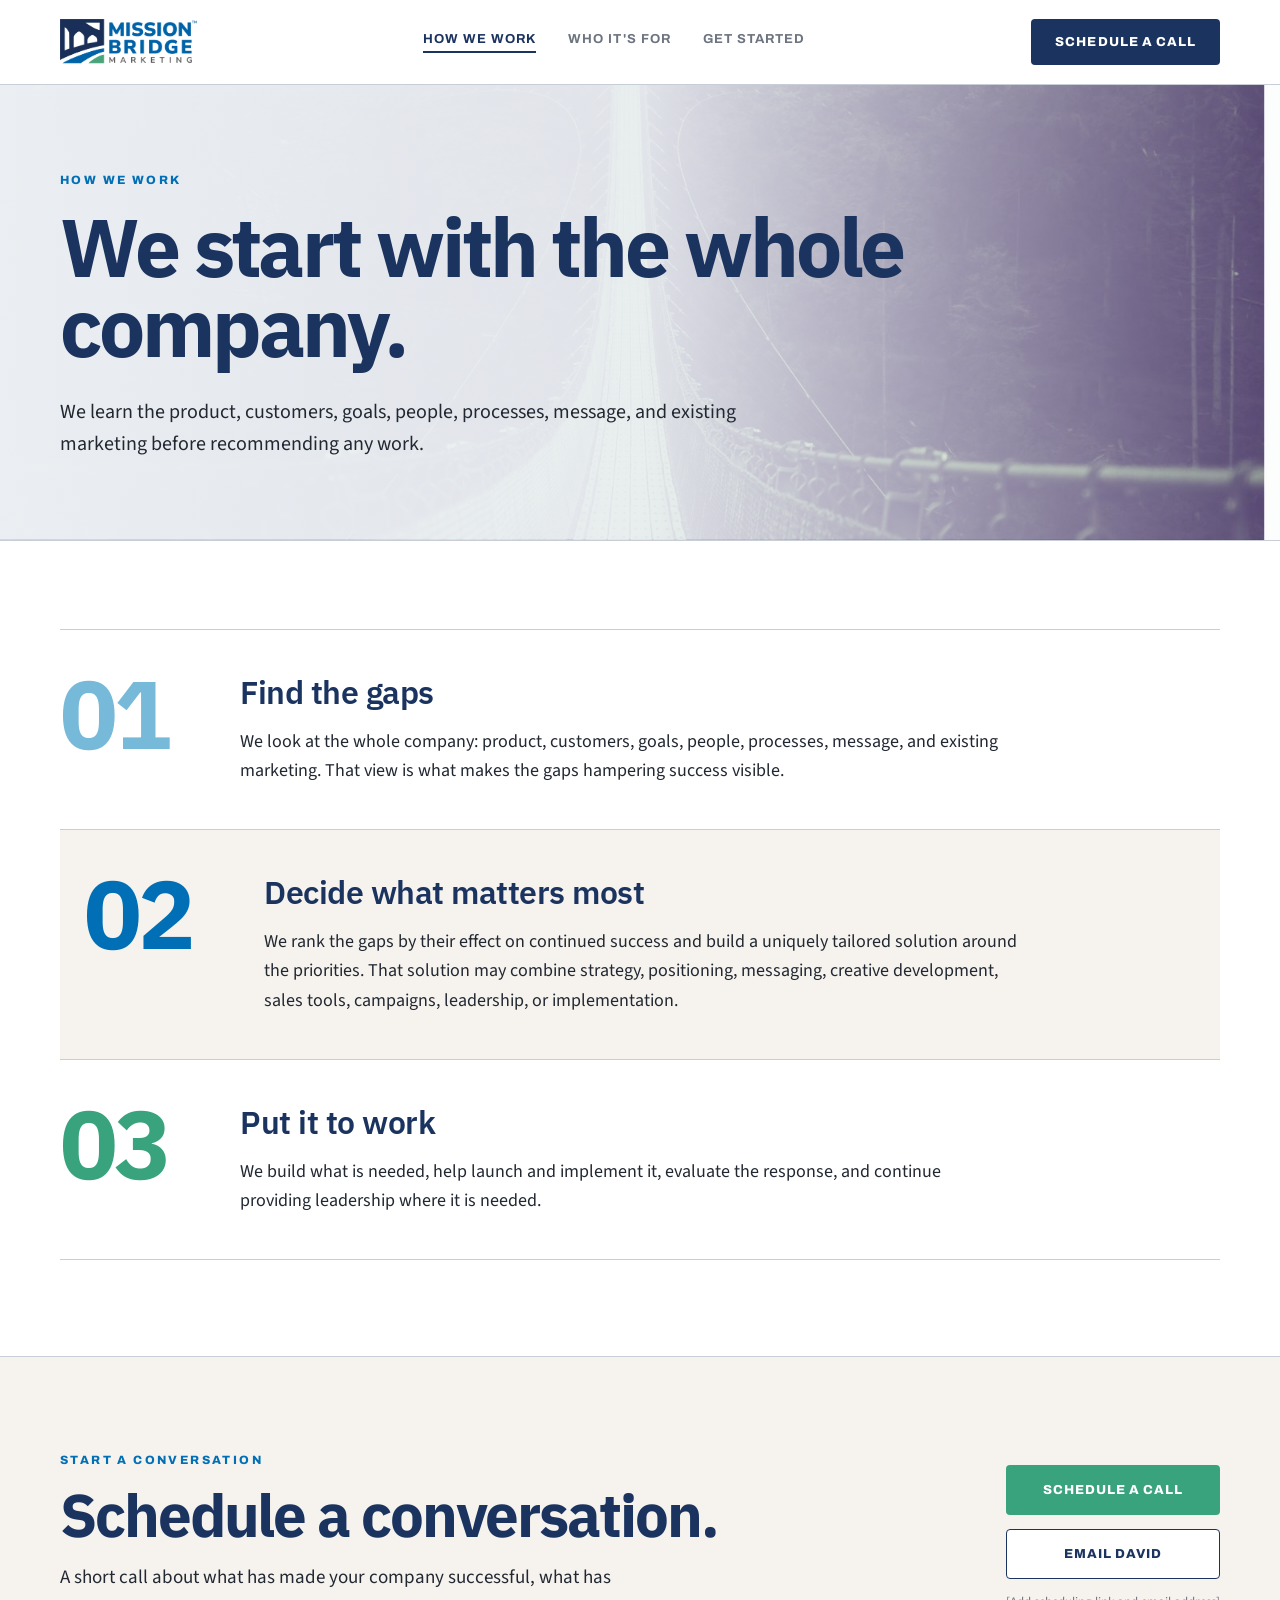
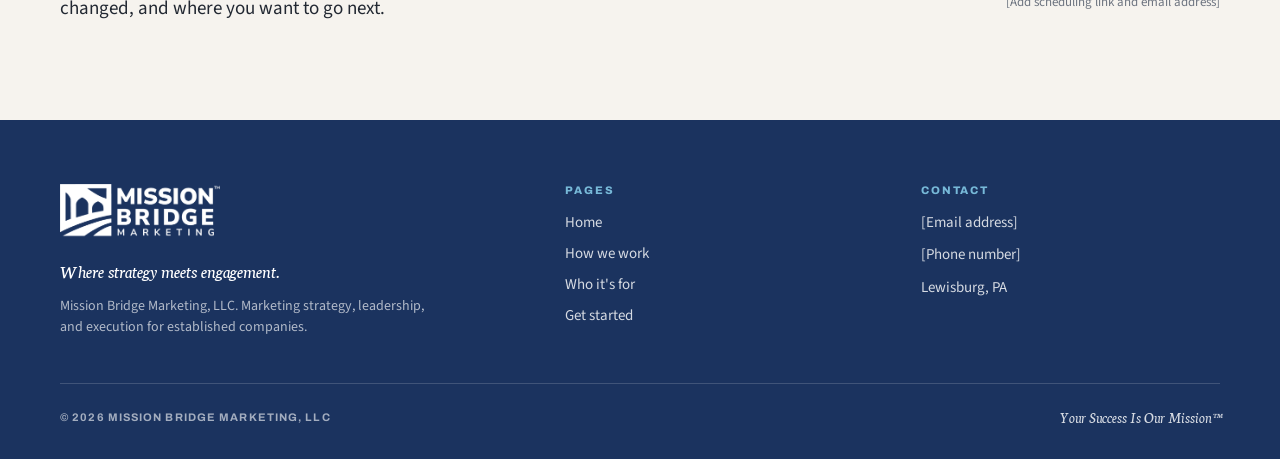
<file: how-we-work.html>
<!doctype html>
<html lang="en">
<head>
<meta charset="utf-8">
<meta name="viewport" content="width=device-width, initial-scale=1">
<meta name="robots" content="noindex, nofollow">
<title>How We Work · Mission Bridge Marketing</title>
<link rel="stylesheet" href="colors_and_type.css">
<style>
  * { box-sizing: border-box; }
  html, body { margin: 0; padding: 0; }
  body { background: #fff; -webkit-font-smoothing: antialiased; text-rendering: optimizeLegibility; }
  a { color: #006FB6; text-decoration: none; }
  a:hover { color: #1B335F; }
  p { text-wrap: pretty; }
  .hv0:hover{color: #1B335F !important}
  .hv1:hover{color: #1B335F !important}
  .hv2:hover{color: #1B335F !important}
  .hv3:hover{background: #16294c !important;box-shadow: 0 6px 18px rgba(27,51,95,0.10) !important;color: #fff !important}
  .hv4:hover{background: #2f9070 !important;color: #fff !important}
  .hv5:hover{box-shadow: 0 6px 18px rgba(27,51,95,0.10) !important;color: #1B335F !important}
  .hv6:hover{color: #fff !important}
  .hv7:hover{color: #fff !important}
  .hv8:hover{color: #fff !important}
  .hv9:hover{color: #fff !important}

  .photo-bg { background-size: cover !important; background-position: center right !important; background-repeat: no-repeat !important; }
  .photo-navy  { background-image: linear-gradient(90deg, rgba(27,51,95,0.97) 0%, rgba(27,51,95,0.88) 45%, rgba(27,51,95,0.35) 100%), var(--photo) !important; }
  .photo-slate { background-image: linear-gradient(90deg, rgba(238,242,245,0.98) 0%, rgba(238,242,245,0.92) 50%, rgba(238,242,245,0.15) 100%), var(--photo) !important; }
  .photo-paper { background-image: linear-gradient(90deg, rgba(246,243,238,0.98) 0%, rgba(246,243,238,0.92) 50%, rgba(246,243,238,0.15) 100%), var(--photo) !important; }

  @media (max-width: 900px) {
    .photo-navy  { background-image: linear-gradient(rgba(27,51,95,0.86), rgba(27,51,95,0.86)), var(--photo) !important; }
    .photo-slate { background-image: linear-gradient(rgba(238,242,245,0.9), rgba(238,242,245,0.9)), var(--photo) !important; }
    .photo-paper { background-image: linear-gradient(rgba(246,243,238,0.9), rgba(246,243,238,0.9)), var(--photo) !important; }
  }
  @media (max-width: 900px) {
    header nav { display: none !important; }
    [style*="padding: 0 40px"] { padding-left: 20px !important; padding-right: 20px !important; }
    [style*="grid-template-columns"] { grid-template-columns: 1fr !important; gap: 32px !important; }
    [style*="border-left: 1px solid var(--mbm-line)"] { border-left: 0 !important; padding-left: 0 !important; }
    h1 { font-size: 48px !important; }
    h2 { font-size: 34px !important; }
    p[style*="font-size: 54px"], p[style*="font-size: 38px"], p[style*="font-size: 34px"] { font-size: 28px !important; }
    [style*="font-size: 96px"] { font-size: 56px !important; }
    [style*="padding: 116px 0"], [style*="padding: 104px 0"], [style*="padding: 96px 0"], [style*="padding: 88px 0"] { padding-top: 64px !important; padding-bottom: 64px !important; }
  }
</style>
</head>
<body>
<div style="font-family: var(--font-body); color: var(--mbm-ink); background: #fff;">

  <header style="position: sticky; top: 0; z-index: 30; background: #fff; border-bottom: 1px solid var(--mbm-line);">
    <div style="max-width: 1240px; margin: 0 auto; padding: 0 40px;">
      <div style="display: flex; align-items: center; justify-content: space-between; gap: 32px; height: 84px;">
        <a href="index.html" style="display: inline-flex; align-items: center;">
          <img src="assets/logo-horizontal-full-color.png" alt="Mission Bridge Marketing" style="height: 46px; width: auto; display: block;" />
        </a>
        <nav style="display: flex; align-items: center; gap: 32px;">
          <a href="how-we-work.html" style="font-family: var(--font-utility); font-weight: 700; font-size: 13px; letter-spacing: 0.08em; text-transform: uppercase; color: #1B335F; border-bottom: 2px solid #1B335F; padding-bottom: 5px; transition: color 200ms var(--ease-standard);" class="hv0">How we work</a>
          <a href="who-its-for.html" style="font-family: var(--font-utility); font-weight: 700; font-size: 13px; letter-spacing: 0.08em; text-transform: uppercase; color: #6D7480; border-bottom: 2px solid transparent; padding-bottom: 5px; transition: color 200ms var(--ease-standard);" class="hv1">Who it's for</a>
          <a href="get-started.html" style="font-family: var(--font-utility); font-weight: 700; font-size: 13px; letter-spacing: 0.08em; text-transform: uppercase; color: #6D7480; border-bottom: 2px solid transparent; padding-bottom: 5px; transition: color 200ms var(--ease-standard);" class="hv2">Get started</a>
        </nav>
        <a href="#schedule" style="display: inline-flex; align-items: center; min-height: 46px; padding: 13px 24px; background: var(--mbm-navy); color: #fff; border-radius: 4px; font-family: var(--font-utility); font-weight: 800; font-size: 13px; letter-spacing: 0.08em; text-transform: uppercase; transition: background 200ms var(--ease-standard), box-shadow 200ms var(--ease-standard);" class="hv3">Schedule a call</a>
      </div>
    </div>
    <div data-mbm-progress="true" style="position: absolute; left: 0; bottom: -1px; height: 2px; width: 0; background: var(--mbm-teal); transition: width 120ms linear;"></div>
  </header>

  

  
  <main>
    <section style="background: var(--mbm-light-slate); border-bottom: 1px solid var(--mbm-line); --photo: url(assets/bridges/forest-suspension-purple.jpg);" class="photo-bg photo-slate">
      <div style="max-width: 1240px; margin: 0 auto; padding: 0 40px;">
        <div style="padding: 88px 0 80px; max-width: 900px;">
          <div style="font-family: var(--font-utility); font-weight: 800; font-size: 12px; letter-spacing: 0.2em; text-transform: uppercase; color: var(--mbm-blue); margin-bottom: 20px;">How we work</div>
          <h1 style="font-family: var(--font-display); font-weight: 700; font-size: 82px; line-height: 0.98; letter-spacing: -0.038em; color: var(--mbm-navy); margin: 0 0 28px;">We start with the whole company.</h1>
          <p style="font-family: var(--font-body); font-size: 20px; line-height: 1.6; color: var(--mbm-ink); margin: 0; max-width: 720px;">We learn the product, customers, goals, people, processes, message, and existing marketing before recommending any work.</p>
        </div>
      </div>
    </section>

    <section style="background: #fff;">
      <div style="max-width: 1240px; margin: 0 auto; padding: 0 40px;">
        <div style="padding: 88px 0 96px;">
          <div style="display: grid; grid-template-columns: 140px minmax(0, 1fr); gap: 40px; padding: 44px 0; border-top: 1px solid var(--mbm-line);">
            <div style="font-family: var(--font-display); font-weight: 700; font-size: 96px; line-height: 0.82; letter-spacing: -0.04em; color: var(--mbm-sky);">01</div>
            <div style="max-width: 760px;">
              <h2 style="font-family: var(--font-display); font-weight: 600; font-size: 32px; line-height: 1.16; letter-spacing: -0.015em; color: var(--mbm-navy); margin: 0 0 16px;">Find the gaps</h2>
              <p style="font-family: var(--font-body); font-size: 18px; line-height: 1.62; color: var(--mbm-ink); margin: 0;">We look at the whole company: product, customers, goals, people, processes, message, and existing marketing. That view is what makes the gaps hampering success visible.</p>
            </div>
          </div>
          <div style="display: grid; grid-template-columns: 140px minmax(0, 1fr); gap: 40px; padding: 44px 24px; border-top: 1px solid var(--mbm-line); background: var(--mbm-warm-paper);">
            <div style="font-family: var(--font-display); font-weight: 700; font-size: 96px; line-height: 0.82; letter-spacing: -0.04em; color: var(--mbm-blue);">02</div>
            <div style="max-width: 760px;">
              <h2 style="font-family: var(--font-display); font-weight: 600; font-size: 32px; line-height: 1.16; letter-spacing: -0.015em; color: var(--mbm-navy); margin: 0 0 16px;">Decide what matters most</h2>
              <p style="font-family: var(--font-body); font-size: 18px; line-height: 1.62; color: var(--mbm-ink); margin: 0;">We rank the gaps by their effect on continued success and build a uniquely tailored solution around the priorities. That solution may combine strategy, positioning, messaging, creative development, sales tools, campaigns, leadership, or implementation.</p>
            </div>
          </div>
          <div style="display: grid; grid-template-columns: 140px minmax(0, 1fr); gap: 40px; padding: 44px 0; border-top: 1px solid var(--mbm-line); border-bottom: 1px solid var(--mbm-line);">
            <div style="font-family: var(--font-display); font-weight: 700; font-size: 96px; line-height: 0.82; letter-spacing: -0.04em; color: var(--mbm-teal);">03</div>
            <div style="max-width: 760px;">
              <h2 style="font-family: var(--font-display); font-weight: 600; font-size: 32px; line-height: 1.16; letter-spacing: -0.015em; color: var(--mbm-navy); margin: 0 0 16px;">Put it to work</h2>
              <p style="font-family: var(--font-body); font-size: 18px; line-height: 1.62; color: var(--mbm-ink); margin: 0;">We build what is needed, help launch and implement it, evaluate the response, and continue providing leadership where it is needed.</p>
            </div>
          </div>
        </div>
      </div>
    </section>
  </main>
  

  

  

  <section id="schedule" style="background: var(--mbm-warm-paper); border-top: 1px solid var(--mbm-line);">
    <div style="max-width: 1240px; margin: 0 auto; padding: 0 40px;">
      <div style="padding: 96px 0; display: grid; grid-template-columns: minmax(0, 1fr) auto; gap: 56px; align-items: center;">
        <div>
          <div style="font-family: var(--font-utility); font-weight: 800; font-size: 12px; letter-spacing: 0.2em; text-transform: uppercase; color: var(--mbm-blue); margin-bottom: 18px;">Start a conversation</div>
          <h2 style="font-family: var(--font-display); font-weight: 700; font-size: 60px; line-height: 1.0; letter-spacing: -0.035em; color: var(--mbm-navy); margin: 0 0 18px;">Schedule a conversation.</h2>
          <p style="font-family: var(--font-body); font-size: 19px; line-height: 1.6; color: var(--mbm-ink); margin: 0; max-width: 620px;">A short call about what has made your company successful, what has changed, and where you want to go next.</p>
        </div>
        <div style="display: flex; flex-direction: column; gap: 14px;">
          <a href="#" style="display: inline-flex; align-items: center; justify-content: center; min-height: 50px; padding: 16px 30px; background: var(--mbm-teal); color: #fff; border-radius: 4px; font-family: var(--font-utility); font-weight: 800; font-size: 13px; letter-spacing: 0.08em; text-transform: uppercase; transition: background 200ms var(--ease-standard);" class="hv4">Schedule a call</a>
          <a href="mailto:[email]" style="display: inline-flex; align-items: center; justify-content: center; min-height: 50px; padding: 16px 30px; background: #fff; color: var(--mbm-navy); border: 1.5px solid var(--mbm-navy); border-radius: 4px; font-family: var(--font-utility); font-weight: 800; font-size: 13px; letter-spacing: 0.08em; text-transform: uppercase; transition: box-shadow 200ms var(--ease-standard);" class="hv5">Email David</a>
          <div style="font-family: var(--font-body); font-size: 13px; line-height: 1.5; color: var(--mbm-slate); max-width: 240px;">[Add scheduling link and email address]</div>
        </div>
      </div>
    </div>
  </section>

  <footer style="background: var(--mbm-navy); padding: 64px 0 32px;">
    <div style="max-width: 1240px; margin: 0 auto; padding: 0 40px;">
      <div style="display: grid; grid-template-columns: 1.5fr 1fr 1fr; gap: 56px; padding-bottom: 44px; border-bottom: 1px solid rgba(255,255,255,0.16);">
        <div>
          <img src="assets/logo-horizontal-reversed.png" alt="Mission Bridge Marketing" style="height: 54px; width: auto; display: block; margin-bottom: 20px;" />
          <p style="font-family: var(--font-editorial); font-style: italic; font-size: 19px; line-height: 1.35; color: #fff; margin: 0 0 12px; max-width: 380px;">Where strategy meets engagement.</p>
          <p style="font-family: var(--font-body); font-size: 14px; line-height: 1.55; color: rgba(255,255,255,0.66); margin: 0; max-width: 380px;">Mission Bridge Marketing, LLC. Marketing strategy, leadership, and execution for established companies.</p>
        </div>
        <div>
          <div style="font-family: var(--font-utility); font-weight: 800; font-size: 11px; letter-spacing: 0.18em; text-transform: uppercase; color: var(--mbm-sky); margin-bottom: 16px;">Pages</div>
          <div style="display: flex; flex-direction: column; gap: 10px;">
            <a href="index.html" style="font-family: var(--font-body); font-size: 15px; color: rgba(255,255,255,0.82);" class="hv6">Home</a>
            <a href="how-we-work.html" style="font-family: var(--font-body); font-size: 15px; color: rgba(255,255,255,0.82);" class="hv7">How we work</a>
            <a href="who-its-for.html" style="font-family: var(--font-body); font-size: 15px; color: rgba(255,255,255,0.82);" class="hv8">Who it's for</a>
            <a href="get-started.html" style="font-family: var(--font-body); font-size: 15px; color: rgba(255,255,255,0.82);" class="hv9">Get started</a>
          </div>
        </div>
        <div>
          <div style="font-family: var(--font-utility); font-weight: 800; font-size: 11px; letter-spacing: 0.18em; text-transform: uppercase; color: var(--mbm-sky); margin-bottom: 16px;">Contact</div>
          <div style="display: flex; flex-direction: column; gap: 10px; font-family: var(--font-body); font-size: 15px; line-height: 1.5; color: rgba(255,255,255,0.82);">
            <div>[Email address]</div>
            <div>[Phone number]</div>
            <div>Lewisburg, PA</div>
          </div>
        </div>
      </div>
      <div style="padding-top: 24px; display: flex; justify-content: space-between; align-items: center; flex-wrap: wrap; gap: 12px;">
        <div style="font-family: var(--font-utility); font-weight: 700; font-size: 11px; letter-spacing: 0.1em; text-transform: uppercase; color: rgba(255,255,255,0.6);">&copy; 2026 Mission Bridge Marketing, LLC</div>
        <div style="font-family: var(--font-editorial); font-style: italic; font-size: 15px; color: rgba(255,255,255,0.82);">Your Success Is Our Mission&trade;</div>
      </div>
    </div>
  </footer>
</div>
<script>
(function () {
  var bar = document.querySelector('[data-mbm-progress]');
  function update() {
    var h = document.documentElement, max = h.scrollHeight - h.clientHeight;
    bar.style.width = (max > 0 ? (h.scrollTop / max) * 100 : 0) + '%';
  }
  window.addEventListener('scroll', update, { passive: true });
  update();
})();
</script>
</body>
</html>
</file>
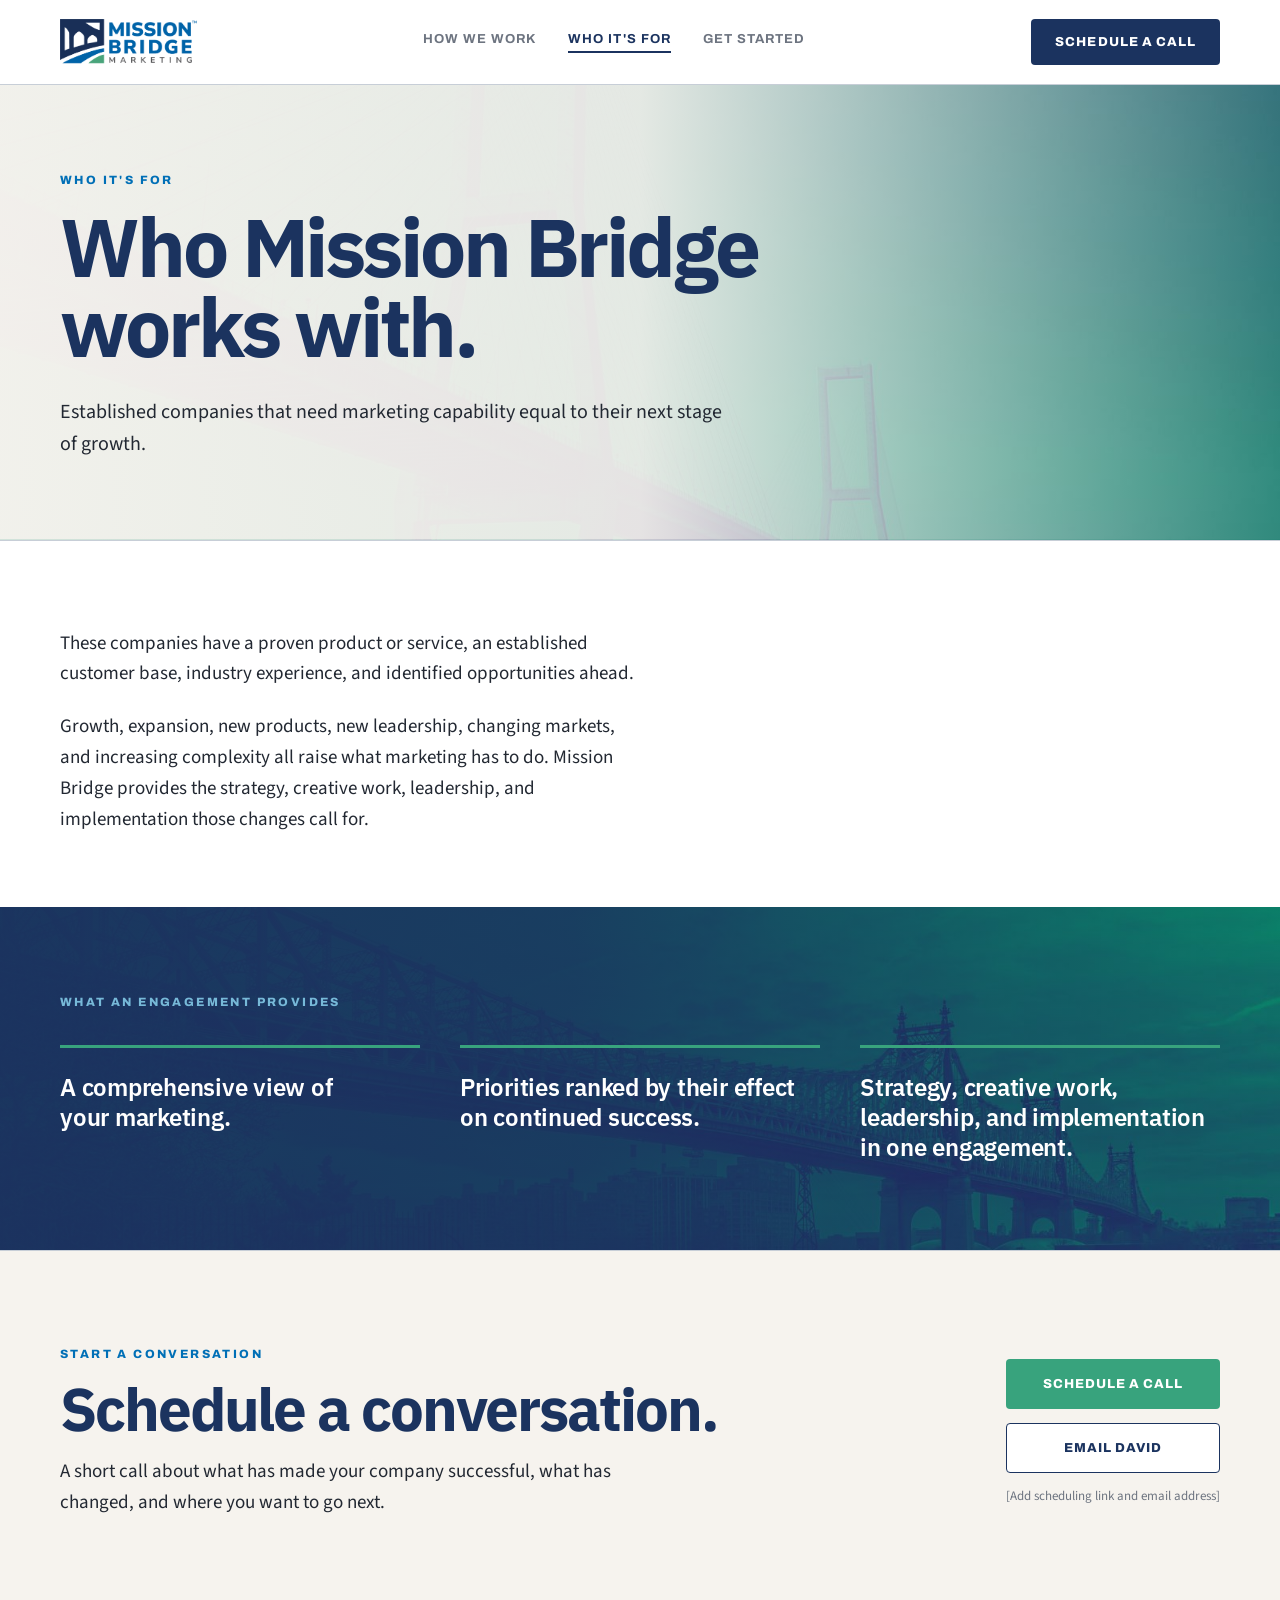
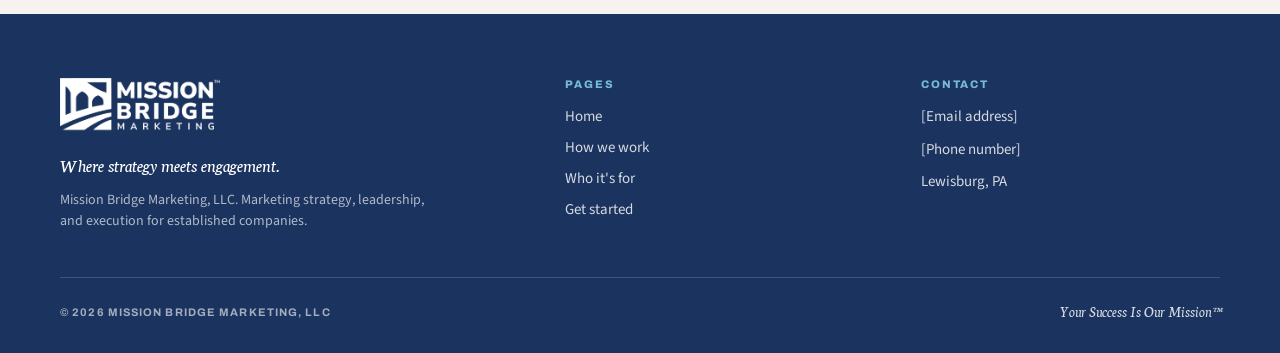
<file: who-its-for.html>
<!doctype html>
<html lang="en">
<head>
<meta charset="utf-8">
<meta name="viewport" content="width=device-width, initial-scale=1">
<meta name="robots" content="noindex, nofollow">
<title>Who It's For · Mission Bridge Marketing</title>
<link rel="stylesheet" href="colors_and_type.css">
<style>
  * { box-sizing: border-box; }
  html, body { margin: 0; padding: 0; }
  body { background: #fff; -webkit-font-smoothing: antialiased; text-rendering: optimizeLegibility; }
  a { color: #006FB6; text-decoration: none; }
  a:hover { color: #1B335F; }
  p { text-wrap: pretty; }
  .hv0:hover{color: #1B335F !important}
  .hv1:hover{color: #1B335F !important}
  .hv2:hover{color: #1B335F !important}
  .hv3:hover{background: #16294c !important;box-shadow: 0 6px 18px rgba(27,51,95,0.10) !important;color: #fff !important}
  .hv4:hover{background: #2f9070 !important;color: #fff !important}
  .hv5:hover{box-shadow: 0 6px 18px rgba(27,51,95,0.10) !important;color: #1B335F !important}
  .hv6:hover{color: #fff !important}
  .hv7:hover{color: #fff !important}
  .hv8:hover{color: #fff !important}
  .hv9:hover{color: #fff !important}

  .photo-bg { background-size: cover !important; background-position: center right !important; background-repeat: no-repeat !important; }
  .photo-navy  { background-image: linear-gradient(90deg, rgba(27,51,95,0.97) 0%, rgba(27,51,95,0.88) 45%, rgba(27,51,95,0.35) 100%), var(--photo) !important; }
  .photo-slate { background-image: linear-gradient(90deg, rgba(238,242,245,0.98) 0%, rgba(238,242,245,0.92) 50%, rgba(238,242,245,0.15) 100%), var(--photo) !important; }
  .photo-paper { background-image: linear-gradient(90deg, rgba(246,243,238,0.98) 0%, rgba(246,243,238,0.92) 50%, rgba(246,243,238,0.15) 100%), var(--photo) !important; }

  @media (max-width: 900px) {
    .photo-navy  { background-image: linear-gradient(rgba(27,51,95,0.86), rgba(27,51,95,0.86)), var(--photo) !important; }
    .photo-slate { background-image: linear-gradient(rgba(238,242,245,0.9), rgba(238,242,245,0.9)), var(--photo) !important; }
    .photo-paper { background-image: linear-gradient(rgba(246,243,238,0.9), rgba(246,243,238,0.9)), var(--photo) !important; }
  }
  @media (max-width: 900px) {
    header nav { display: none !important; }
    [style*="padding: 0 40px"] { padding-left: 20px !important; padding-right: 20px !important; }
    [style*="grid-template-columns"] { grid-template-columns: 1fr !important; gap: 32px !important; }
    [style*="border-left: 1px solid var(--mbm-line)"] { border-left: 0 !important; padding-left: 0 !important; }
    h1 { font-size: 48px !important; }
    h2 { font-size: 34px !important; }
    p[style*="font-size: 54px"], p[style*="font-size: 38px"], p[style*="font-size: 34px"] { font-size: 28px !important; }
    [style*="font-size: 96px"] { font-size: 56px !important; }
    [style*="padding: 116px 0"], [style*="padding: 104px 0"], [style*="padding: 96px 0"], [style*="padding: 88px 0"] { padding-top: 64px !important; padding-bottom: 64px !important; }
  }
</style>
</head>
<body>
<div style="font-family: var(--font-body); color: var(--mbm-ink); background: #fff;">

  <header style="position: sticky; top: 0; z-index: 30; background: #fff; border-bottom: 1px solid var(--mbm-line);">
    <div style="max-width: 1240px; margin: 0 auto; padding: 0 40px;">
      <div style="display: flex; align-items: center; justify-content: space-between; gap: 32px; height: 84px;">
        <a href="index.html" style="display: inline-flex; align-items: center;">
          <img src="assets/logo-horizontal-full-color.png" alt="Mission Bridge Marketing" style="height: 46px; width: auto; display: block;" />
        </a>
        <nav style="display: flex; align-items: center; gap: 32px;">
          <a href="how-we-work.html" style="font-family: var(--font-utility); font-weight: 700; font-size: 13px; letter-spacing: 0.08em; text-transform: uppercase; color: #6D7480; border-bottom: 2px solid transparent; padding-bottom: 5px; transition: color 200ms var(--ease-standard);" class="hv0">How we work</a>
          <a href="who-its-for.html" style="font-family: var(--font-utility); font-weight: 700; font-size: 13px; letter-spacing: 0.08em; text-transform: uppercase; color: #1B335F; border-bottom: 2px solid #1B335F; padding-bottom: 5px; transition: color 200ms var(--ease-standard);" class="hv1">Who it's for</a>
          <a href="get-started.html" style="font-family: var(--font-utility); font-weight: 700; font-size: 13px; letter-spacing: 0.08em; text-transform: uppercase; color: #6D7480; border-bottom: 2px solid transparent; padding-bottom: 5px; transition: color 200ms var(--ease-standard);" class="hv2">Get started</a>
        </nav>
        <a href="#schedule" style="display: inline-flex; align-items: center; min-height: 46px; padding: 13px 24px; background: var(--mbm-navy); color: #fff; border-radius: 4px; font-family: var(--font-utility); font-weight: 800; font-size: 13px; letter-spacing: 0.08em; text-transform: uppercase; transition: background 200ms var(--ease-standard), box-shadow 200ms var(--ease-standard);" class="hv3">Schedule a call</a>
      </div>
    </div>
    <div data-mbm-progress="true" style="position: absolute; left: 0; bottom: -1px; height: 2px; width: 0; background: var(--mbm-teal); transition: width 120ms linear;"></div>
  </header>

  

  

  
  <main>
    <section style="background: var(--mbm-warm-paper); border-bottom: 1px solid var(--mbm-line); --photo: url(assets/bridges/cable-stay-teal.jpg);" class="photo-bg photo-paper">
      <div style="max-width: 1240px; margin: 0 auto; padding: 0 40px;">
        <div style="padding: 88px 0 80px; max-width: 900px;">
          <div style="font-family: var(--font-utility); font-weight: 800; font-size: 12px; letter-spacing: 0.2em; text-transform: uppercase; color: var(--mbm-blue); margin-bottom: 20px;">Who it's for</div>
          <h1 style="font-family: var(--font-display); font-weight: 700; font-size: 82px; line-height: 0.98; letter-spacing: -0.038em; color: var(--mbm-navy); margin: 0 0 28px;">Who Mission Bridge works with.</h1>
          <p style="font-family: var(--font-body); font-size: 20px; line-height: 1.6; color: var(--mbm-ink); margin: 0; max-width: 720px;">Established companies that need marketing capability equal to their next stage of growth.</p>
        </div>
      </div>
    </section>

    <section style="background: #fff;">
      <div style="max-width: 1240px; margin: 0 auto; padding: 0 40px;">
        <div style="display: grid; grid-template-columns: minmax(0, 1fr) minmax(0, 0.85fr); gap: 72px; align-items: start; padding: 88px 0 72px;">
          <div style="display: flex; flex-direction: column; gap: 22px;">
            <p style="font-family: var(--font-body); font-size: 19px; line-height: 1.62; color: var(--mbm-ink); margin: 0;">These companies have a proven product or service, an established customer base, industry experience, and identified opportunities ahead.</p>
            <p style="font-family: var(--font-body); font-size: 19px; line-height: 1.62; color: var(--mbm-ink); margin: 0;">Growth, expansion, new products, new leadership, changing markets, and increasing complexity all raise what marketing has to do. Mission Bridge provides the strategy, creative work, leadership, and implementation those changes call for.</p>
          </div>
          
        </div>
      </div>
    </section>

    <section style="background: var(--mbm-navy); --photo: url(assets/bridges/queensboro-teal.jpg);" class="photo-bg photo-navy">
      <div style="max-width: 1240px; margin: 0 auto; padding: 0 40px;">
        <div style="padding: 88px 0;">
          <div style="font-family: var(--font-utility); font-weight: 800; font-size: 12px; letter-spacing: 0.2em; text-transform: uppercase; color: var(--mbm-sky); margin-bottom: 36px;">What an engagement provides</div>
          <div style="display: grid; grid-template-columns: repeat(3, minmax(0, 1fr)); gap: 40px;">
            <div style="border-top: 3px solid var(--mbm-teal); padding-top: 24px;">
              <p style="font-family: var(--font-display); font-weight: 600; font-size: 24px; line-height: 1.25; letter-spacing: -0.01em; color: #fff; margin: 0;">A comprehensive view of your marketing.</p>
            </div>
            <div style="border-top: 3px solid var(--mbm-teal); padding-top: 24px;">
              <p style="font-family: var(--font-display); font-weight: 600; font-size: 24px; line-height: 1.25; letter-spacing: -0.01em; color: #fff; margin: 0;">Priorities ranked by their effect on continued success.</p>
            </div>
            <div style="border-top: 3px solid var(--mbm-teal); padding-top: 24px;">
              <p style="font-family: var(--font-display); font-weight: 600; font-size: 24px; line-height: 1.25; letter-spacing: -0.01em; color: #fff; margin: 0;">Strategy, creative work, leadership, and implementation in one engagement.</p>
            </div>
          </div>
        </div>
      </div>
    </section>
  </main>
  

  

  <section id="schedule" style="background: var(--mbm-warm-paper); border-top: 1px solid var(--mbm-line);">
    <div style="max-width: 1240px; margin: 0 auto; padding: 0 40px;">
      <div style="padding: 96px 0; display: grid; grid-template-columns: minmax(0, 1fr) auto; gap: 56px; align-items: center;">
        <div>
          <div style="font-family: var(--font-utility); font-weight: 800; font-size: 12px; letter-spacing: 0.2em; text-transform: uppercase; color: var(--mbm-blue); margin-bottom: 18px;">Start a conversation</div>
          <h2 style="font-family: var(--font-display); font-weight: 700; font-size: 60px; line-height: 1.0; letter-spacing: -0.035em; color: var(--mbm-navy); margin: 0 0 18px;">Schedule a conversation.</h2>
          <p style="font-family: var(--font-body); font-size: 19px; line-height: 1.6; color: var(--mbm-ink); margin: 0; max-width: 620px;">A short call about what has made your company successful, what has changed, and where you want to go next.</p>
        </div>
        <div style="display: flex; flex-direction: column; gap: 14px;">
          <a href="#" style="display: inline-flex; align-items: center; justify-content: center; min-height: 50px; padding: 16px 30px; background: var(--mbm-teal); color: #fff; border-radius: 4px; font-family: var(--font-utility); font-weight: 800; font-size: 13px; letter-spacing: 0.08em; text-transform: uppercase; transition: background 200ms var(--ease-standard);" class="hv4">Schedule a call</a>
          <a href="mailto:[email]" style="display: inline-flex; align-items: center; justify-content: center; min-height: 50px; padding: 16px 30px; background: #fff; color: var(--mbm-navy); border: 1.5px solid var(--mbm-navy); border-radius: 4px; font-family: var(--font-utility); font-weight: 800; font-size: 13px; letter-spacing: 0.08em; text-transform: uppercase; transition: box-shadow 200ms var(--ease-standard);" class="hv5">Email David</a>
          <div style="font-family: var(--font-body); font-size: 13px; line-height: 1.5; color: var(--mbm-slate); max-width: 240px;">[Add scheduling link and email address]</div>
        </div>
      </div>
    </div>
  </section>

  <footer style="background: var(--mbm-navy); padding: 64px 0 32px;">
    <div style="max-width: 1240px; margin: 0 auto; padding: 0 40px;">
      <div style="display: grid; grid-template-columns: 1.5fr 1fr 1fr; gap: 56px; padding-bottom: 44px; border-bottom: 1px solid rgba(255,255,255,0.16);">
        <div>
          <img src="assets/logo-horizontal-reversed.png" alt="Mission Bridge Marketing" style="height: 54px; width: auto; display: block; margin-bottom: 20px;" />
          <p style="font-family: var(--font-editorial); font-style: italic; font-size: 19px; line-height: 1.35; color: #fff; margin: 0 0 12px; max-width: 380px;">Where strategy meets engagement.</p>
          <p style="font-family: var(--font-body); font-size: 14px; line-height: 1.55; color: rgba(255,255,255,0.66); margin: 0; max-width: 380px;">Mission Bridge Marketing, LLC. Marketing strategy, leadership, and execution for established companies.</p>
        </div>
        <div>
          <div style="font-family: var(--font-utility); font-weight: 800; font-size: 11px; letter-spacing: 0.18em; text-transform: uppercase; color: var(--mbm-sky); margin-bottom: 16px;">Pages</div>
          <div style="display: flex; flex-direction: column; gap: 10px;">
            <a href="index.html" style="font-family: var(--font-body); font-size: 15px; color: rgba(255,255,255,0.82);" class="hv6">Home</a>
            <a href="how-we-work.html" style="font-family: var(--font-body); font-size: 15px; color: rgba(255,255,255,0.82);" class="hv7">How we work</a>
            <a href="who-its-for.html" style="font-family: var(--font-body); font-size: 15px; color: rgba(255,255,255,0.82);" class="hv8">Who it's for</a>
            <a href="get-started.html" style="font-family: var(--font-body); font-size: 15px; color: rgba(255,255,255,0.82);" class="hv9">Get started</a>
          </div>
        </div>
        <div>
          <div style="font-family: var(--font-utility); font-weight: 800; font-size: 11px; letter-spacing: 0.18em; text-transform: uppercase; color: var(--mbm-sky); margin-bottom: 16px;">Contact</div>
          <div style="display: flex; flex-direction: column; gap: 10px; font-family: var(--font-body); font-size: 15px; line-height: 1.5; color: rgba(255,255,255,0.82);">
            <div>[Email address]</div>
            <div>[Phone number]</div>
            <div>Lewisburg, PA</div>
          </div>
        </div>
      </div>
      <div style="padding-top: 24px; display: flex; justify-content: space-between; align-items: center; flex-wrap: wrap; gap: 12px;">
        <div style="font-family: var(--font-utility); font-weight: 700; font-size: 11px; letter-spacing: 0.1em; text-transform: uppercase; color: rgba(255,255,255,0.6);">&copy; 2026 Mission Bridge Marketing, LLC</div>
        <div style="font-family: var(--font-editorial); font-style: italic; font-size: 15px; color: rgba(255,255,255,0.82);">Your Success Is Our Mission&trade;</div>
      </div>
    </div>
  </footer>
</div>
<script>
(function () {
  var bar = document.querySelector('[data-mbm-progress]');
  function update() {
    var h = document.documentElement, max = h.scrollHeight - h.clientHeight;
    bar.style.width = (max > 0 ? (h.scrollTop / max) * 100 : 0) + '%';
  }
  window.addEventListener('scroll', update, { passive: true });
  update();
})();
</script>
</body>
</html>
</file>
<file: colors_and_type.css>
/* =============================================================
   Mission Bridge Marketing — Core Tokens
   Colors, typography, spacing, radius, shadow, and semantic
   element styles. Import this in any Mission Bridge artifact.
   ============================================================= */

/* ----- Web fonts (local TTFs in /fonts) -------------------- */
@font-face {
  font-family: "IBM Plex Sans";
  src: url("fonts/IBMPlexSans-VariableFont.ttf") format("truetype-variations");
  font-weight: 100 900;
  font-style: normal;
  font-display: swap;
}
@font-face {
  font-family: "IBM Plex Sans";
  src: url("fonts/IBMPlexSans-Italic-VariableFont.ttf") format("truetype-variations");
  font-weight: 100 900;
  font-style: italic;
  font-display: swap;
}
@font-face {
  font-family: "Source Sans 3";
  src: url("fonts/SourceSans3-VariableFont.ttf") format("truetype-variations");
  font-weight: 200 900;
  font-style: normal;
  font-display: swap;
}
@font-face {
  font-family: "Source Sans 3";
  src: url("fonts/SourceSans3-Italic-VariableFont.ttf") format("truetype-variations");
  font-weight: 200 900;
  font-style: italic;
  font-display: swap;
}
@font-face {
  font-family: "Archivo";
  src: url("fonts/Archivo-VariableFont.ttf") format("truetype-variations");
  font-weight: 100 900;
  font-style: normal;
  font-display: swap;
}
@font-face {
  font-family: "Archivo";
  src: url("fonts/Archivo-Italic-VariableFont.ttf") format("truetype-variations");
  font-weight: 100 900;
  font-style: italic;
  font-display: swap;
}
@font-face {
  font-family: "Neuton";
  src: url("fonts/Neuton-Light.ttf") format("truetype");
  font-weight: 300;
  font-style: normal;
  font-display: swap;
}
@font-face {
  font-family: "Neuton";
  src: url("fonts/Neuton-Regular.ttf") format("truetype");
  font-weight: 400;
  font-style: normal;
  font-display: swap;
}
@font-face {
  font-family: "Neuton";
  src: url("fonts/Neuton-Italic.ttf") format("truetype");
  font-weight: 400;
  font-style: italic;
  font-display: swap;
}
@font-face {
  font-family: "Neuton";
  src: url("fonts/Neuton-Bold.ttf") format("truetype");
  font-weight: 700;
  font-style: normal;
  font-display: swap;
}
@font-face {
  font-family: "Neuton";
  src: url("fonts/Neuton-ExtraBold.ttf") format("truetype");
  font-weight: 800;
  font-style: normal;
  font-display: swap;
}

:root {
  /* ---------- Primary brand palette ---------- */
  --mbm-navy: #1B335F;          /* Foundation Navy — authority */
  --mbm-blue: #006FB6;          /* Bridge Blue — connection */
  --mbm-teal: #38A37D;          /* Mission Teal — action */

  /* ---------- Secondary support ---------- */
  --mbm-sky: #77B9D8;
  --mbm-deep-teal: #247B62;
  --mbm-muted-blue: #DBE9F2;
  --mbm-muted-green: #E2F0EA;

  /* ---------- Neutrals ---------- */
  --mbm-ink: #222832;
  --mbm-slate: #6D7480;
  --mbm-line: #C7CED7;
  --mbm-light-slate: #EEF2F5;
  --mbm-warm-paper: #F6F3EE;
  --mbm-white: #FFFFFF;

  /* ---------- Semantic (status only — not brand) ---------- */
  --mbm-success: #2E7D5B;       --mbm-success-tint: #E6F3EC;
  --mbm-warning: #C58A1C;       --mbm-warning-tint: #F9EFD8;
  --mbm-critical: #B34A3C;      --mbm-critical-tint: #F8E4E1;
  --mbm-info: #4F7FA3;          --mbm-info-tint: #E7F0F6;
  --mbm-outlier: #7A5C8E;       --mbm-outlier-tint: #EEE7F3;

  /* ---------- Semantic surface tokens ---------- */
  --bg: var(--mbm-white);
  --bg-soft: var(--mbm-warm-paper);
  --bg-panel: var(--mbm-light-slate);
  --bg-inverse: var(--mbm-navy);
  --fg: var(--mbm-ink);
  --fg-muted: var(--mbm-slate);
  --fg-on-dark: var(--mbm-white);
  --border: var(--mbm-line);
  --rule: var(--mbm-navy);

  /* ---------- Typography families ---------- */
  --font-display: "IBM Plex Sans", "Helvetica Neue", Arial, sans-serif;
  --font-editorial: "Neuton", Georgia, "Times New Roman", serif;
  --font-body: "Source Sans 3", "Helvetica Neue", Arial, sans-serif;
  --font-utility: "Archivo", "Helvetica Neue", Arial, sans-serif;
  --font-mono: ui-monospace, "SF Mono", Menlo, Consolas, monospace;

  /* ---------- Type scale (display: IBM Plex Sans) ---------- */
  --t-h1-size: 72px;            /* 56–88 range */
  --t-h1-weight: 700;
  --t-h1-leading: 1.04;
  --t-h1-tracking: -0.02em;

  --t-h2-size: 36px;            /* 32–40 */
  --t-h2-weight: 700;
  --t-h2-leading: 1.12;
  --t-h2-tracking: -0.01em;

  --t-h3-size: 24px;            /* 22–28 */
  --t-h3-weight: 600;
  --t-h3-leading: 1.25;
  --t-h3-tracking: -0.005em;

  /* H4 / Label — Archivo 800 uppercase */
  --t-h4-size: 14px;
  --t-h4-weight: 800;
  --t-h4-tracking: 0.08em;

  /* Eyebrow — Archivo 800 uppercase */
  --t-eyebrow-size: 12px;
  --t-eyebrow-weight: 800;
  --t-eyebrow-tracking: 0.18em;

  /* Strategic Subhead — Neuton italic */
  --t-strategic-size: 32px;     /* 26–44 */
  --t-strategic-weight: 400;
  --t-strategic-leading: 1.25;

  /* Body — Source Sans 3 */
  --t-body-size: 17px;          /* 16–18 */
  --t-body-weight: 400;
  --t-body-leading: 1.55;

  /* Small / Meta */
  --t-small-size: 13px;
  --t-small-weight: 600;
  --t-small-tracking: 0.01em;

  /* ---------- Spacing scale (8px grid) ---------- */
  --space-0: 0;
  --space-1: 4px;
  --space-2: 8px;
  --space-3: 12px;
  --space-4: 16px;
  --space-5: 20px;
  --space-6: 24px;
  --space-7: 32px;
  --space-8: 40px;
  --space-9: 48px;
  --space-10: 64px;
  --space-11: 80px;
  --space-12: 120px;

  /* ---------- Radius — restrained, not decorative ---------- */
  --radius-none: 0;
  --radius-sm: 2px;             /* fields, small chips */
  --radius-md: 4px;             /* buttons, cards default */
  --radius-lg: 8px;              /* large cards, modals */
  --radius-pill: 999px;          /* status pills only */

  /* ---------- Borders & rules ---------- */
  --border-hairline: 1px solid var(--mbm-line);
  --rule-navy: 4px solid var(--mbm-navy);
  --rule-navy-thin: 2px solid var(--mbm-navy);

  /* ---------- Shadow system — soft, layered, never punchy ---------- */
  --shadow-xs: 0 1px 2px rgba(27, 51, 95, 0.06);
  --shadow-sm: 0 2px 6px rgba(27, 51, 95, 0.08);
  --shadow-md: 0 6px 18px rgba(27, 51, 95, 0.10);
  --shadow-lg: 0 16px 40px rgba(27, 51, 95, 0.14);
  --shadow-inset: inset 0 0 0 1px rgba(27, 51, 95, 0.08);

  /* ---------- Motion ---------- */
  --ease-standard: cubic-bezier(0.2, 0.6, 0.2, 1);
  --ease-out: cubic-bezier(0.16, 1, 0.3, 1);
  --dur-fast: 120ms;
  --dur-base: 200ms;
  --dur-slow: 320ms;

  /* ---------- Layout ---------- */
  --container-max: 1200px;
  --container-narrow: 760px;    /* long-form reading */
}

/* =============================================================
   Semantic element styles
   ============================================================= */

.mbm-body,
body.mbm {
  font-family: var(--font-body);
  font-size: var(--t-body-size);
  font-weight: var(--t-body-weight);
  line-height: var(--t-body-leading);
  color: var(--fg);
  background: var(--bg);
  -webkit-font-smoothing: antialiased;
  text-rendering: optimizeLegibility;
}

.mbm-h1, h1.mbm {
  font-family: var(--font-display);
  font-weight: var(--t-h1-weight);
  font-size: var(--t-h1-size);
  line-height: var(--t-h1-leading);
  letter-spacing: var(--t-h1-tracking);
  color: var(--mbm-navy);
  margin: 0;
}

.mbm-h2, h2.mbm {
  font-family: var(--font-display);
  font-weight: var(--t-h2-weight);
  font-size: var(--t-h2-size);
  line-height: var(--t-h2-leading);
  letter-spacing: var(--t-h2-tracking);
  color: var(--mbm-navy);
  margin: 0;
}

.mbm-h3, h3.mbm {
  font-family: var(--font-display);
  font-weight: var(--t-h3-weight);
  font-size: var(--t-h3-size);
  line-height: var(--t-h3-leading);
  letter-spacing: var(--t-h3-tracking);
  color: var(--mbm-navy);
  margin: 0;
}

.mbm-h4, h4.mbm {
  font-family: var(--font-utility);
  font-weight: var(--t-h4-weight);
  font-size: var(--t-h4-size);
  letter-spacing: var(--t-h4-tracking);
  text-transform: uppercase;
  color: var(--mbm-navy);
  margin: 0;
}

.mbm-eyebrow {
  font-family: var(--font-utility);
  font-weight: var(--t-eyebrow-weight);
  font-size: var(--t-eyebrow-size);
  letter-spacing: var(--t-eyebrow-tracking);
  text-transform: uppercase;
  color: var(--mbm-blue);
  display: inline-block;
}

.mbm-strategic {
  font-family: var(--font-editorial);
  font-style: italic;
  font-weight: var(--t-strategic-weight);
  font-size: var(--t-strategic-size);
  line-height: var(--t-strategic-leading);
  color: var(--mbm-navy);
}

.mbm-body-text, p.mbm {
  font-family: var(--font-body);
  font-size: var(--t-body-size);
  line-height: var(--t-body-leading);
  color: var(--fg);
}

.mbm-meta, small.mbm {
  font-family: var(--font-body);
  font-size: var(--t-small-size);
  font-weight: var(--t-small-weight);
  letter-spacing: var(--t-small-tracking);
  color: var(--fg-muted);
}

.mbm-label {
  font-family: var(--font-utility);
  font-weight: 700;
  font-size: 12px;
  letter-spacing: 0.08em;
  text-transform: uppercase;
  color: var(--mbm-slate);
}

/* Top-of-document navy rule */
.mbm-rule {
  height: 4px;
  background: var(--mbm-navy);
  border: 0;
  margin: 0;
}
.mbm-rule--thin { height: 2px; }
.mbm-rule--blue { background: var(--mbm-blue); }
.mbm-rule--teal { background: var(--mbm-teal); }
</file>
